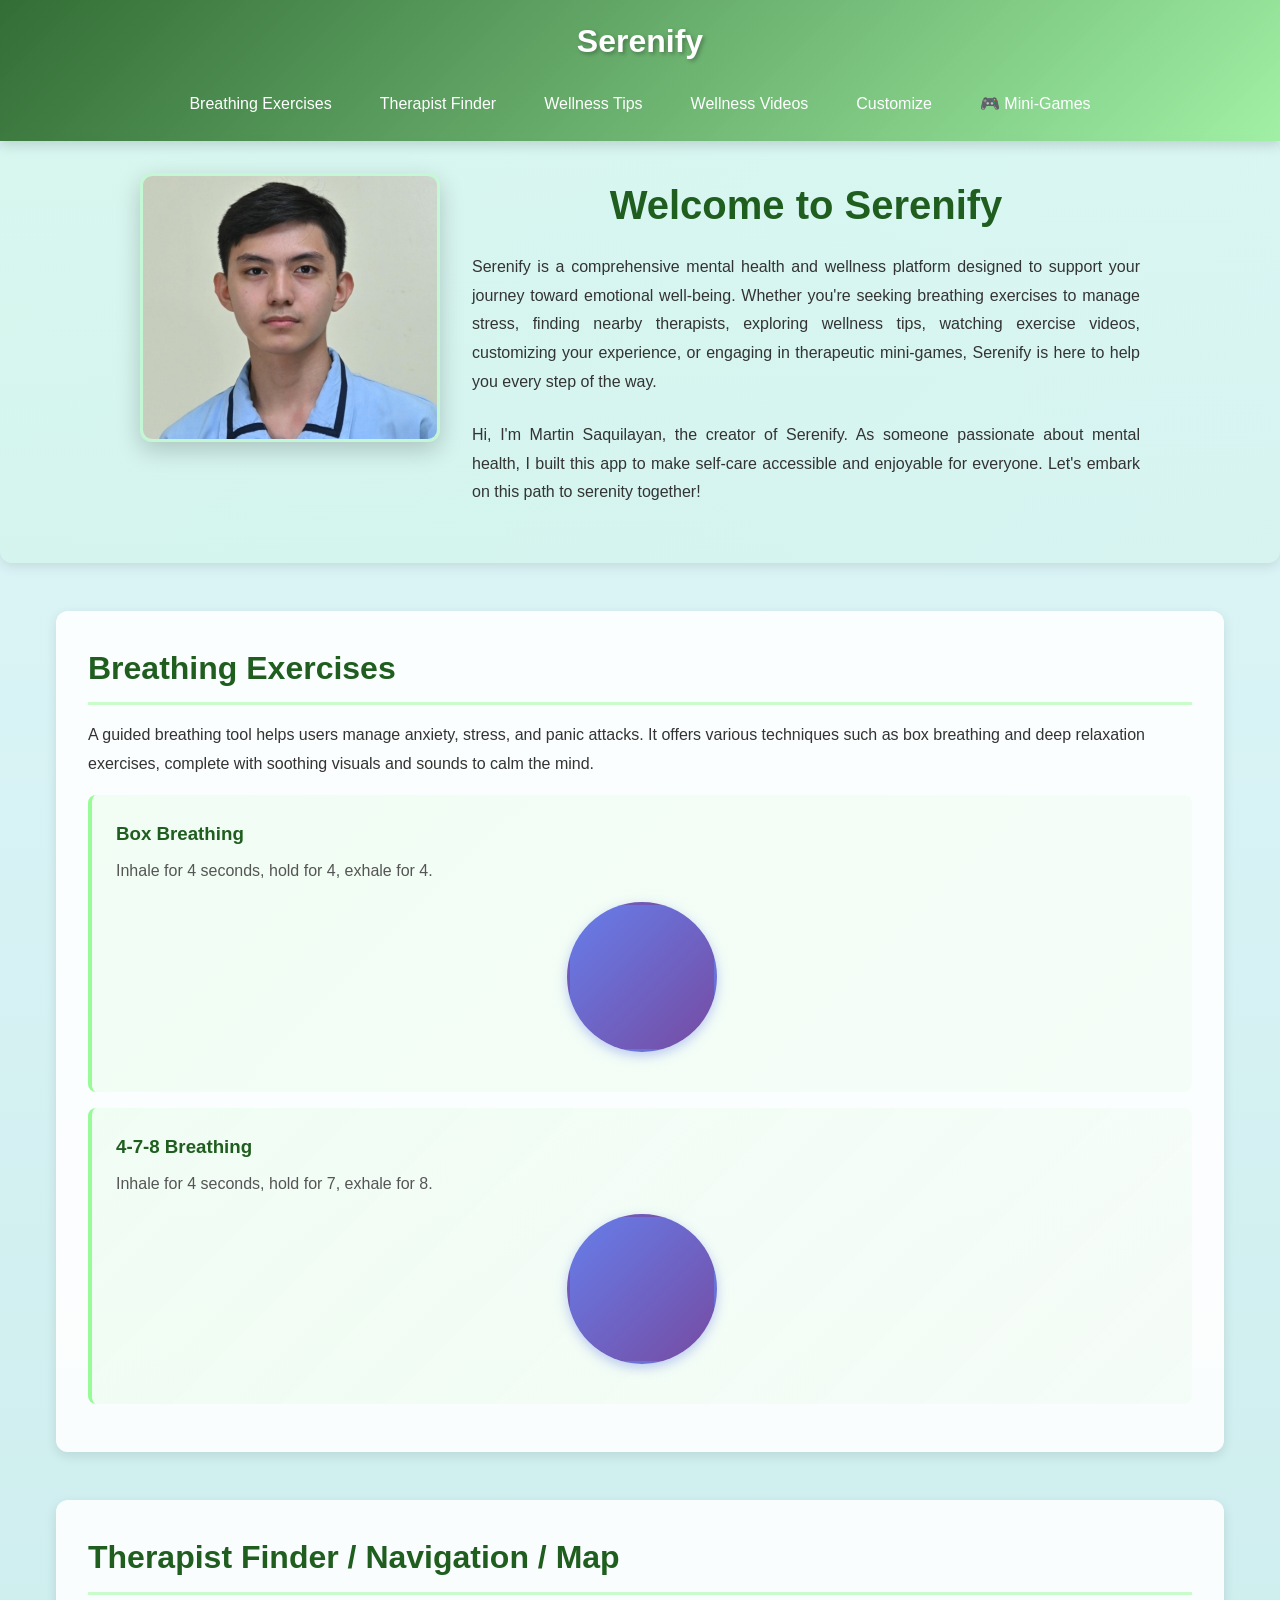
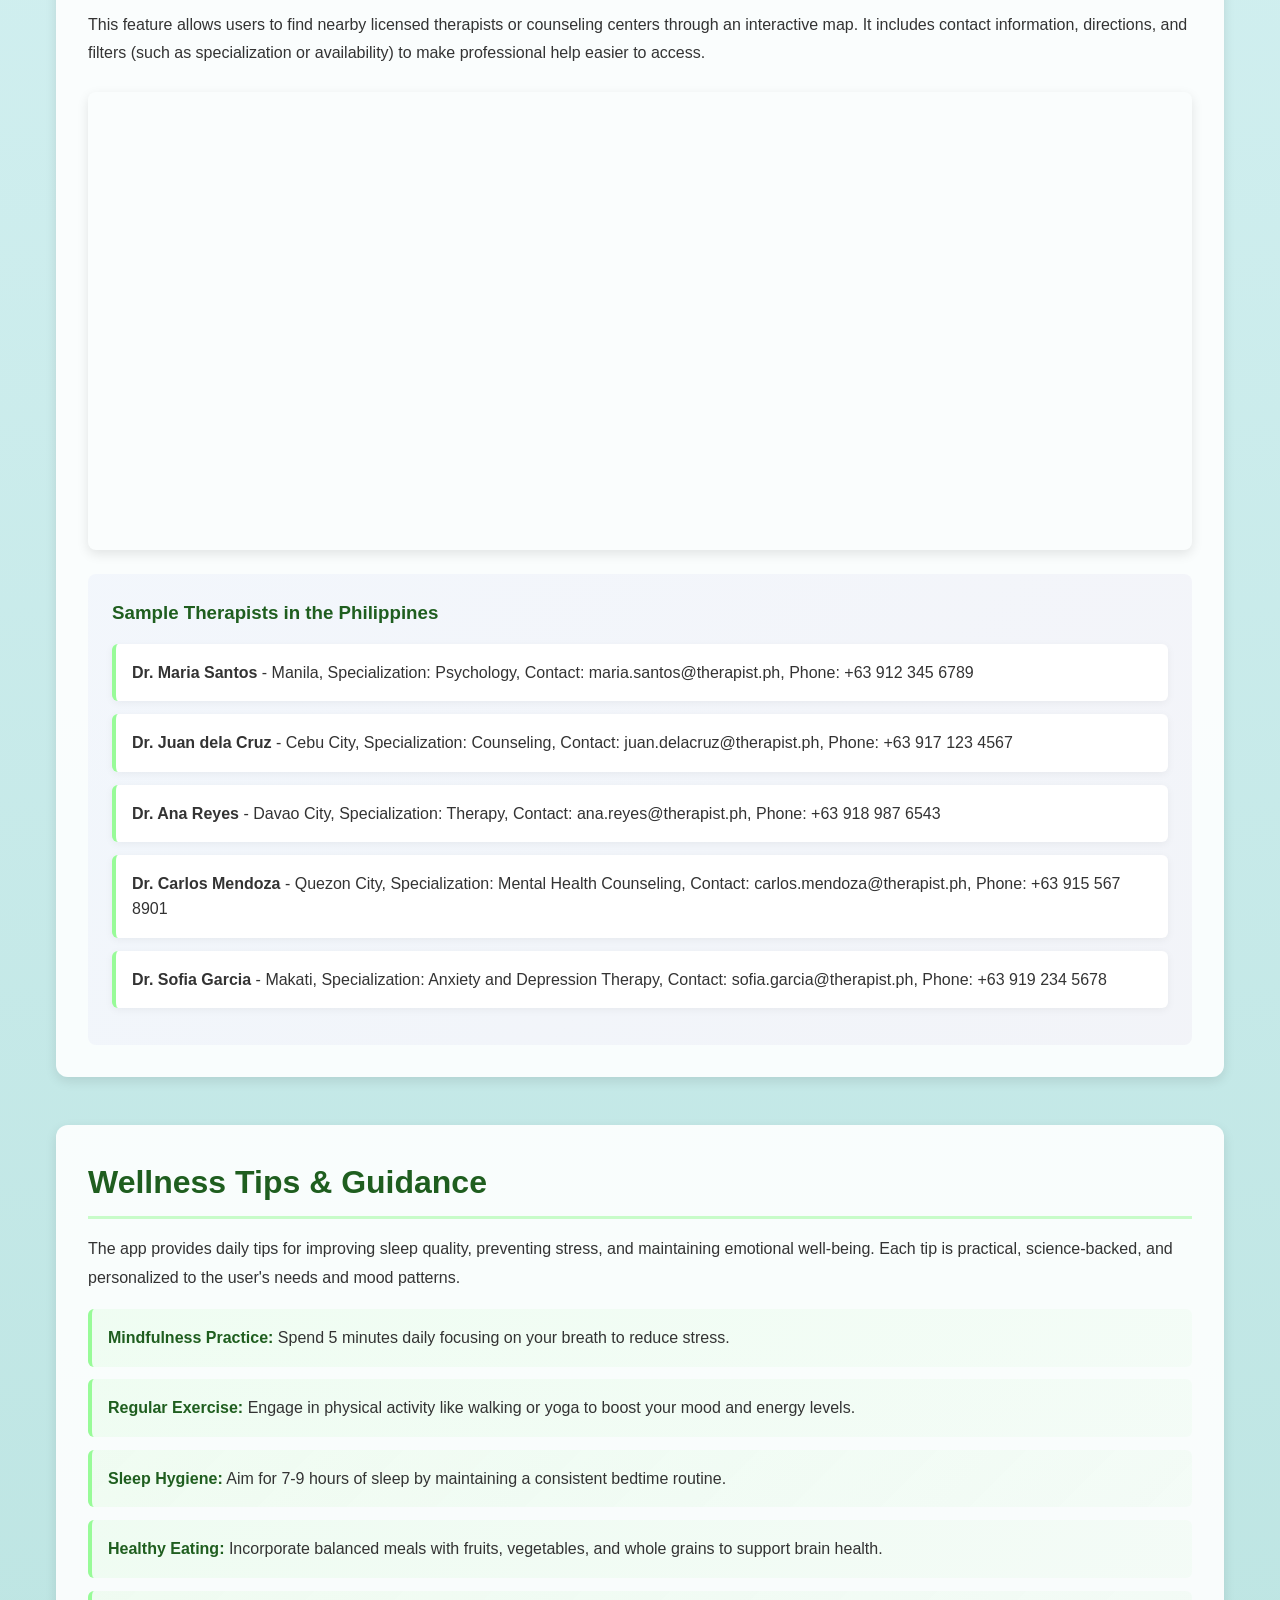
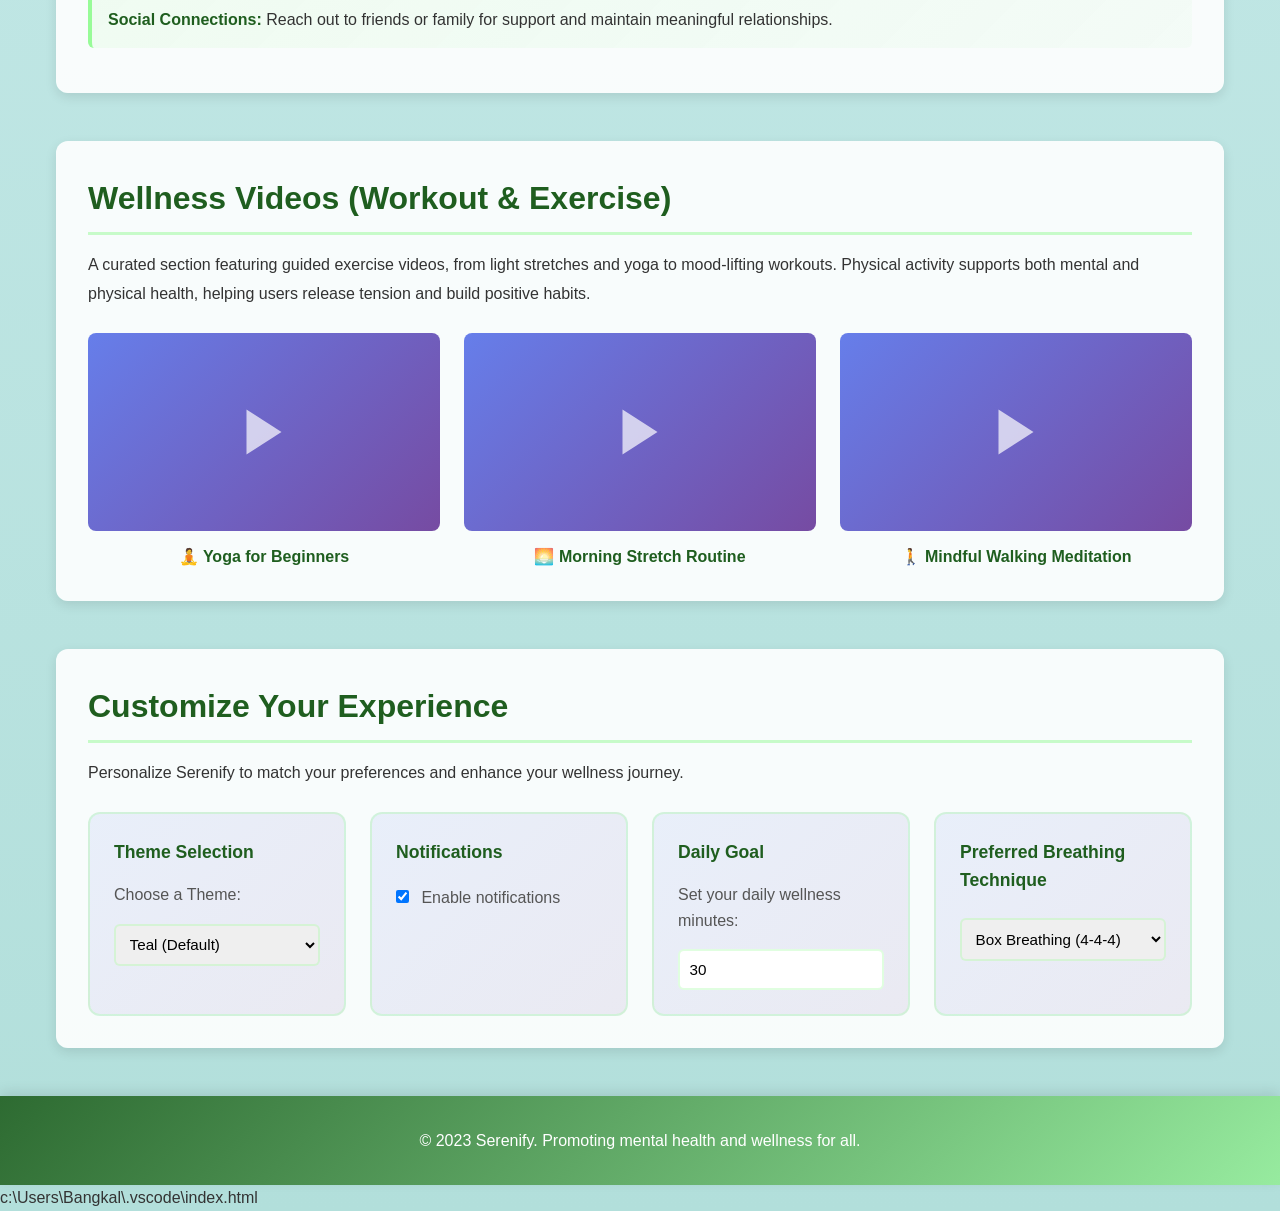
<file: index.html>
<!DOCTYPE html>
<html lang="en">
<head>
    <meta charset="UTF-8">
    <meta name="viewport" content="width=device-width, initial-scale=1.0">
    <title>Serenify - Mental Health & Wellness</title>
    <link rel="stylesheet" href="serenify.css">
</head>
<body>
    <header>
        <div class="logo">
            <h1>Serenify</h1>
        </div>
        <nav>
            <ul>
                <li><a href="#breathing">Breathing Exercises</a></li>
                <li><a href="#therapist">Therapist Finder</a></li>
                <li><a href="#tips">Wellness Tips</a></li>
                <li><a href="#videos">Wellness Videos</a></li>
                <li><a href="#customize">Customize</a></li>
                <li><a href="serenify-games.html">🎮 Mini-Games</a></li>
            </ul>
        </nav>
    </header>

    <section id="intro">
        <div class="intro-content">
            <div class="portrait">
                <img src="Martin.jpg" alt="Portrait of Martin" id="portrait-img">
            </div>
            <div class="intro-text">
                <h1>Welcome to Serenify</h1>
                <p>Serenify is a comprehensive mental health and wellness platform designed to support your journey toward emotional well-being. Whether you're seeking breathing exercises to manage stress, finding nearby therapists, exploring wellness tips, watching exercise videos, customizing your experience, or engaging in therapeutic mini-games, Serenify is here to help you every step of the way.</p>
                <p>Hi, I'm Martin Saquilayan, the creator of Serenify. As someone passionate about mental health, I built this app to make self-care accessible and enjoyable for everyone. Let's embark on this path to serenity together!</p>
            </div>
        </div>
    </section>

    <main>
        <section id="breathing">
            <h2>Breathing Exercises</h2>
            <p>A guided breathing tool helps users manage anxiety, stress, and panic attacks. It offers various techniques such as box breathing and deep relaxation exercises, complete with soothing visuals and sounds to calm the mind.</p>
            <div class="exercise">
                <h3>Box Breathing</h3>
                <p>Inhale for 4 seconds, hold for 4, exhale for 4.</p>
                <div class="breathing-circle" data-type="box"></div>
            </div>
            <div class="exercise">
                <h3>4-7-8 Breathing</h3>
                <p>Inhale for 4 seconds, hold for 7, exhale for 8.</p>
                <div class="breathing-circle" data-type="478"></div>
            </div>
        </section>
        <section id="therapist">
            <h2>Therapist Finder / Navigation / Map</h2>
            <p>This feature allows users to find nearby licensed therapists or counseling centers through an interactive map. It includes contact information, directions, and filters (such as specialization or availability) to make professional help easier to access.</p>
            <div class="map">
                <iframe src="https://www.google.com/maps/embed?pb=!1m18!1m12!1m3!1d1234567.89!2d120.9842!3d14.5995!2m3!1f0!2f0!3f0!3m2!1i1024!2i768!4f13.1!3m3!1m2!1s0x3397c8c8c8c8c8c8%3A0x1234567890abcdef!2sManila%2C%20Philippines!5e0!3m2!1sen!2sus!4v1234567890" width="600" height="450" style="border:0;" allowfullscreen="" loading="lazy"></iframe>
            </div>
            <div class="therapists">
                <h3>Sample Therapists in the Philippines</h3>
                <ul>
                    <li><strong>Dr. Maria Santos</strong> - Manila, Specialization: Psychology, Contact: maria.santos@therapist.ph, Phone: +63 912 345 6789</li>
                    <li><strong>Dr. Juan dela Cruz</strong> - Cebu City, Specialization: Counseling, Contact: juan.delacruz@therapist.ph, Phone: +63 917 123 4567</li>
                    <li><strong>Dr. Ana Reyes</strong> - Davao City, Specialization: Therapy, Contact: ana.reyes@therapist.ph, Phone: +63 918 987 6543</li>
                    <li><strong>Dr. Carlos Mendoza</strong> - Quezon City, Specialization: Mental Health Counseling, Contact: carlos.mendoza@therapist.ph, Phone: +63 915 567 8901</li>
                    <li><strong>Dr. Sofia Garcia</strong> - Makati, Specialization: Anxiety and Depression Therapy, Contact: sofia.garcia@therapist.ph, Phone: +63 919 234 5678</li>
                </ul>
            </div>
        </section>
        <section id="tips">
            <h2>Wellness Tips & Guidance</h2>
            <p>The app provides daily tips for improving sleep quality, preventing stress, and maintaining emotional well-being. Each tip is practical, science-backed, and personalized to the user's needs and mood patterns.</p>
            <ul class="tips-list">
                <li><strong>Mindfulness Practice:</strong> Spend 5 minutes daily focusing on your breath to reduce stress.</li>
                <li><strong>Regular Exercise:</strong> Engage in physical activity like walking or yoga to boost your mood and energy levels.</li>
                <li><strong>Sleep Hygiene:</strong> Aim for 7-9 hours of sleep by maintaining a consistent bedtime routine.</li>
                <li><strong>Healthy Eating:</strong> Incorporate balanced meals with fruits, vegetables, and whole grains to support brain health.</li>
                <li><strong>Social Connections:</strong> Reach out to friends or family for support and maintain meaningful relationships.</li>
            </ul>
        </section>
        <section id="videos">
            <h2>Wellness Videos (Workout & Exercise)</h2>
            <p>A curated section featuring guided exercise videos, from light stretches and yoga to mood-lifting workouts. Physical activity supports both mental and physical health, helping users release tension and build positive habits.</p>
            <div class="video-grid">
                <a href="https://www.youtube.com/watch?v=v7AYKMP6rOE" target="_blank" class="video-play-button">
                    <div class="video-thumbnail">
                        <svg class="play-icon" viewBox="0 0 24 24" fill="white">
                            <path d="M5 3l14 9-14 9V3z"></path>
                        </svg>
                    </div>
                    <h3>🧘 Yoga for Beginners</h3>
                </a>
                <a href="https://www.youtube.com/watch?v=4C-gxOE0j7s" target="_blank" class="video-play-button">
                    <div class="video-thumbnail">
                        <svg class="play-icon" viewBox="0 0 24 24" fill="white">
                            <path d="M5 3l14 9-14 9V3z"></path>
                        </svg>
                    </div>
                    <h3>🌅 Morning Stretch Routine</h3>
                </a>
                <a href="https://www.youtube.com/watch?v=8p4CzhdH5qE" target="_blank" class="video-play-button">
                    <div class="video-thumbnail">
                        <svg class="play-icon" viewBox="0 0 24 24" fill="white">
                            <path d="M5 3l14 9-14 9V3z"></path>
                        </svg>
                    </div>
                    <h3>🚶 Mindful Walking Meditation</h3>
                </a>
            </div>
        </section>
        <section id="customize">
            <h2>Customize Your Experience</h2>
            <p>Personalize Serenify to match your preferences and enhance your wellness journey.</p>
            <div class="customization-options">
                <div class="customization-card">
                    <h3>Theme Selection</h3>
                    <label for="theme">Choose a Theme:</label>
                    <select id="theme">
                        <option value="teal">Teal (Default)</option>
                        <option value="blue">Blue</option>
                        <option value="mixed">Mixed Nature</option>
                    </select>
                </div>
                <div class="customization-card">
                    <h3>Notifications</h3>
                    <label for="notifications">
                        <input type="checkbox" id="notifications" checked> Enable notifications
                    </label>
                </div>
                <div class="customization-card">
                    <h3>Daily Goal</h3>
                    <label for="daily-goal">Set your daily wellness minutes:</label>
                    <input type="number" id="daily-goal" min="5" max="120" value="30" placeholder="Minutes">
                </div>
                <div class="customization-card">
                    <h3>Preferred Breathing Technique</h3>
                    <select id="breathing-technique">
                        <option value="box">Box Breathing (4-4-4)</option>
                        <option value="478">4-7-8 Breathing</option>
                        <option value="4-7-8">4-7-8 Technique</option>
                    </select>
                </div>
            </div>
        </section>
    </main>
    <footer>
        <p>&copy; 2023 Serenify. Promoting mental health and wellness for all.</p>
    </footer>

    <script>
        // Page initialization
        let breathingSessions = {};

        document.addEventListener('DOMContentLoaded', function() {
            initBreathing();
            initNotifications();
            setupThemeSelector();
        });

        // ============ BREATHING EXERCISES ============
        const breathingPatterns = {
            box: {
                name: 'Box Breathing',
                phases: [
                    { name: 'Inhale', duration: 4000 },
                    { name: 'Hold', duration: 4000 },
                    { name: 'Exhale', duration: 4000 }
                ]
            },
            '478': {
                name: '4-7-8 Breathing',
                phases: [
                    { name: 'Inhale', duration: 4000 },
                    { name: 'Hold', duration: 7000 },
                    { name: 'Exhale', duration: 8000 }
                ]
            }
        };

        function initBreathing() {
            const circles = document.querySelectorAll('.breathing-circle');
            circles.forEach((circle, index) => {
                const sessionKey = `breathing-${index}`;
                breathingSessions[sessionKey] = {
                    startTime: null,
                    completed: false,
                    lastClick: 0
                };
                circle.addEventListener('click', () => startBreathingSession(circle, sessionKey));
            });
        }

        function startBreathingSession(circle, sessionKey) {
            const now = Date.now();
            const session = breathingSessions[sessionKey];

            if (now - session.lastClick < 1000) return;
            session.lastClick = now;

            if (!session.startTime) {
                session.startTime = now;
                session.completed = false;
                circle.style.border = '3px solid #ff9800';
                
                const type = circle.dataset.type;
                const pattern = breathingPatterns[type];
                showNotification(`${pattern.name} started`, 'info');
                
                runBreathingPhases(circle, sessionKey, pattern.phases, 0);
            }
        }

        function runBreathingPhases(circle, sessionKey, phases, phaseIndex) {
            const session = breathingSessions[sessionKey];
            if (!session.startTime || session.completed || phaseIndex >= phases.length) {
                if (phaseIndex >= phases.length) {
                    completeBreathingSession(sessionKey, circle);
                }
                return;
            }

            const phase = phases[phaseIndex];
            circle.textContent = phase.name;
            showNotification(`${phase.name}...`, 'info');

            setTimeout(() => {
                runBreathingPhases(circle, sessionKey, phases, phaseIndex + 1);
            }, phase.duration);
        }

        function completeBreathingSession(sessionKey, circle) {
            const session = breathingSessions[sessionKey];
            if (session.completed) return;

            session.completed = true;
            session.startTime = null;
            circle.style.border = 'none';
            circle.textContent = '';
            showNotification('Breathing exercise completed! Great job!', 'success');

            setTimeout(() => {
                session.completed = false;
            }, 60000);
        }

        // ============ NOTIFICATIONS ============
        function initNotifications() {
            const notifContainer = document.createElement('div');
            notifContainer.id = 'notification-container';
            notifContainer.style.cssText = 'position: fixed; top: 20px; right: 20px; z-index: 1000;';
            document.body.appendChild(notifContainer);
        }

        function showNotification(message, type) {
            const container = document.getElementById('notification-container');
            const notif = document.createElement('div');
            notif.innerHTML = `<span>${message}</span>`;
            notif.style.cssText = `
                background: ${type === 'success' ? '#4caf50' : '#9c27b0'};
                color: white;
                padding: 1rem;
                border-radius: 8px;
                margin-bottom: 0.5rem;
                box-shadow: 0 2px 8px rgba(0,0,0,0.2);
                animation: slideIn 0.5s ease-out;
            `;
            container.appendChild(notif);

            setTimeout(() => {
                notif.style.animation = 'slideOut 0.5s ease-out';
                setTimeout(() => notif.remove(), 500);
            }, 3000);
        }

        // ============ THEME CUSTOMIZATION ============
        function setupThemeSelector() {
            const themeSelect = document.getElementById('theme');
            const notificationsToggle = document.getElementById('notifications');
            const dailyGoalInput = document.getElementById('daily-goal');
            const breathingTechniqueSelect = document.getElementById('breathing-technique');

            // Load saved preferences
            loadSavedPreferences();

            if (themeSelect) {
                themeSelect.addEventListener('change', function(e) {
                    applyTheme(e.target.value);
                });
            }

            if (notificationsToggle) {
                notificationsToggle.addEventListener('change', function(e) {
                    localStorage.setItem('notificationsEnabled', e.target.checked);
                });
            }

            if (dailyGoalInput) {
                dailyGoalInput.addEventListener('change', function(e) {
                    localStorage.setItem('dailyGoal', e.target.value);
                    showNotification(`Daily goal set to ${e.target.value} minutes`, 'success');
                });
            }

            if (breathingTechniqueSelect) {
                breathingTechniqueSelect.addEventListener('change', function(e) {
                    localStorage.setItem('preferredTechnique', e.target.value);
                    showNotification(`Preferred breathing technique updated to ${e.target.value}`, 'success');
                });
            }
        }

        function loadSavedPreferences() {
            // Load theme
            const savedTheme = localStorage.getItem('currentTheme');
            if (savedTheme) {
                const themeSelect = document.getElementById('theme');
                if (themeSelect) {
                    themeSelect.value = savedTheme;
                }
                applyTheme(savedTheme);
            }

            // Load notifications preference
            const notificationsEnabled = localStorage.getItem('notificationsEnabled');
            if (notificationsEnabled !== null) {
                const notificationsToggle = document.getElementById('notifications');
                if (notificationsToggle) {
                    notificationsToggle.checked = notificationsEnabled === 'true';
                }
            }

            // Load daily goal
            const savedDailyGoal = localStorage.getItem('dailyGoal');
            if (savedDailyGoal) {
                const dailyGoalInput = document.getElementById('daily-goal');
                if (dailyGoalInput) {
                    dailyGoalInput.value = savedDailyGoal;
                }
            }

            // Load breathing technique
            const savedTechnique = localStorage.getItem('preferredTechnique');
            if (savedTechnique) {
                const breathingTechniqueSelect = document.getElementById('breathing-technique');
                if (breathingTechniqueSelect) {
                    breathingTechniqueSelect.value = savedTechnique;
                }
            }
        }

        function applyTheme(theme) {
            const body = document.body;
            if (theme === 'blue') {
                body.style.background = 'linear-gradient(to bottom, #e3f2fd, #bbdefb)';
            } else if (theme === 'mixed') {
                body.style.background = 'linear-gradient(45deg, #e8f5e8, #e3f2fd, #fff3e0)';
            } else {
                body.style.background = 'linear-gradient(to bottom, #e0f7fa, #b2dfdb)';
            }
            localStorage.setItem('currentTheme', theme);
        }

        // ============ CSS ANIMATIONS ============
        const style = document.createElement('style');
        style.textContent = `
            @keyframes slideIn {
                from { transform: translateX(100%); opacity: 0; }
                to { transform: translateX(0); opacity: 1; }
            }
            @keyframes slideOut {
                from { transform: translateX(0); opacity: 1; }
                to { transform: translateX(100%); opacity: 0; }
            }
        `;
        document.head.appendChild(style);
    </script>
</body>
</html></content>
<parameter name="filePath">c:\Users\Bangkal\.vscode\index.html
</file>
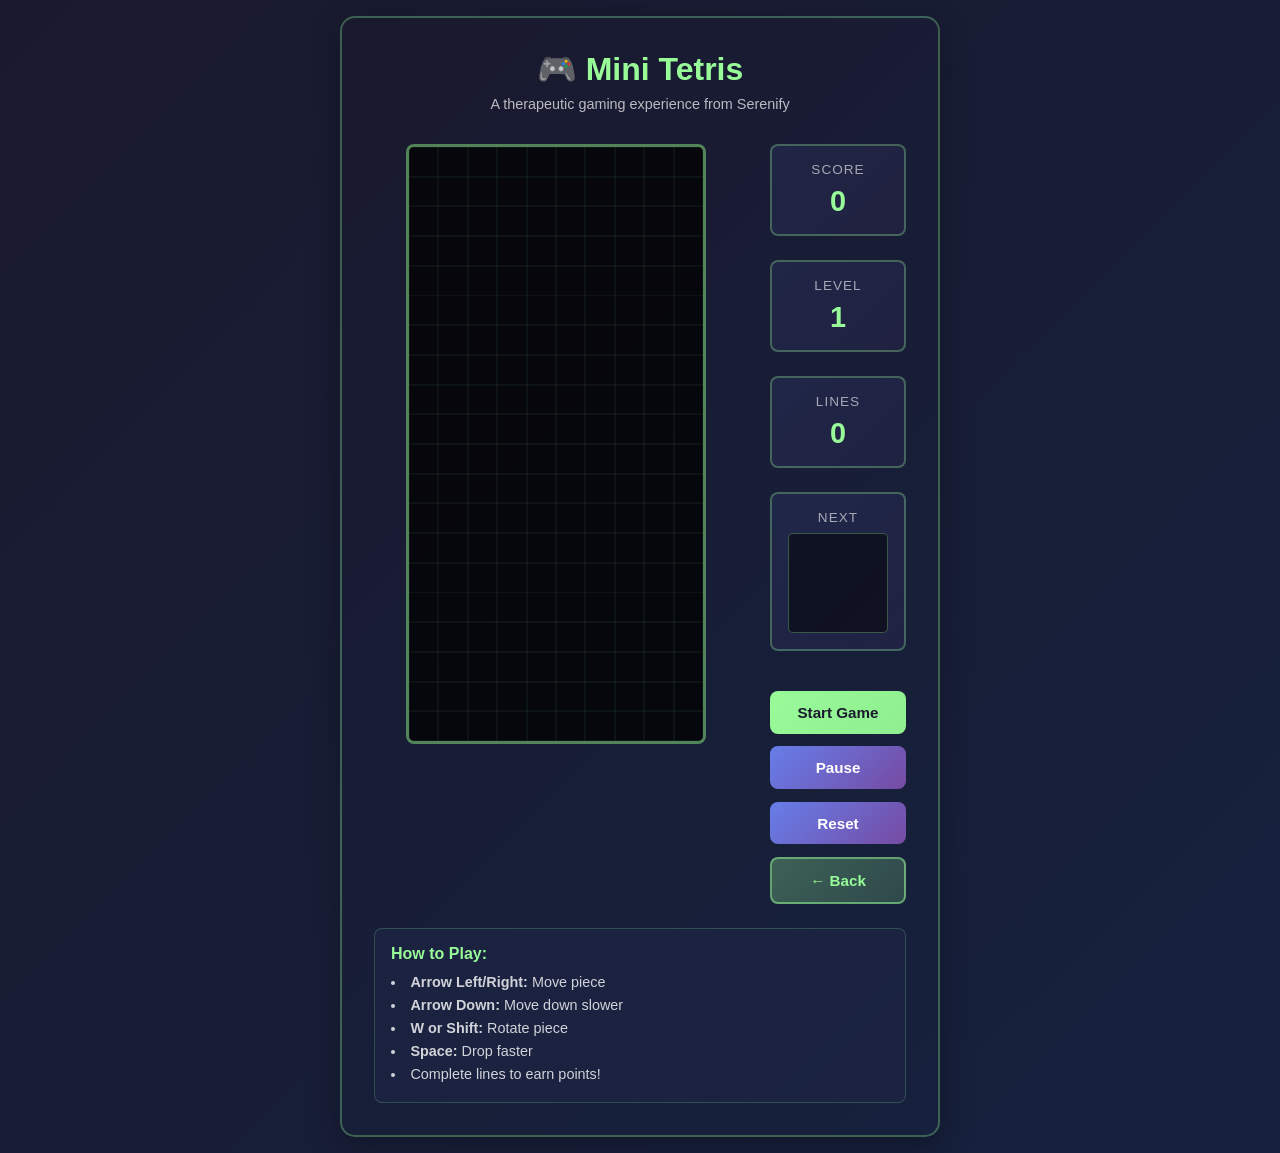
<file: mini-tetris.html>
<!DOCTYPE html>
<html lang="en">
<head>
    <meta charset="UTF-8">
    <meta name="viewport" content="width=device-width, initial-scale=1.0">
    <title>Serenify - Mini Tetris</title>
    <style>
        * {
            margin: 0;
            padding: 0;
            box-sizing: border-box;
        }

        body {
            background: linear-gradient(135deg, #1a1a2e 0%, #16213e 100%);
            font-family: 'Segoe UI', Tahoma, Geneva, Verdana, sans-serif;
            min-height: 100vh;
            display: flex;
            align-items: center;
            justify-content: center;
            padding: 1rem;
            color: white;
        }

        .container {
            max-width: 600px;
            width: 100%;
            background: linear-gradient(135deg, rgba(26,26,46,0.9) 0%, rgba(22,33,62,0.9) 100%);
            border: 2px solid rgba(152,251,152,0.3);
            border-radius: 15px;
            padding: 2rem;
            box-shadow: 0 8px 32px rgba(0,0,0,0.3);
        }

        .header {
            text-align: center;
            margin-bottom: 2rem;
        }

        .header h1 {
            color: #98fb98;
            font-size: 2rem;
            margin-bottom: 0.5rem;
        }

        .header p {
            color: rgba(255,255,255,0.7);
            font-size: 0.9rem;
        }

        .game-wrapper {
            display: grid;
            grid-template-columns: 1fr auto;
            gap: 2rem;
            align-items: start;
        }

        .game-area {
            display: flex;
            flex-direction: column;
            align-items: center;
        }

        canvas {
            border: 3px solid rgba(152,251,152,0.5);
            background: rgba(0,0,0,0.5);
            border-radius: 8px;
            display: block;
            width: 100%;
            max-width: 300px;
            height: auto;
            aspect-ratio: 10 / 20;
            image-rendering: pixelated;
        }

        .side-panel {
            display: flex;
            flex-direction: column;
            gap: 1.5rem;
        }

        .info-box {
            background: linear-gradient(135deg, rgba(102,126,234,0.1) 0%, rgba(118,75,162,0.1) 100%);
            border: 2px solid rgba(152,251,152,0.3);
            border-radius: 8px;
            padding: 1rem;
            text-align: center;
        }

        .info-label {
            color: rgba(255,255,255,0.6);
            font-size: 0.85rem;
            margin-bottom: 0.5rem;
            text-transform: uppercase;
            letter-spacing: 1px;
        }

        .info-value {
            color: #98fb98;
            font-size: 1.8rem;
            font-weight: bold;
        }

        .next-piece {
            background: linear-gradient(135deg, rgba(102,126,234,0.1) 0%, rgba(118,75,162,0.1) 100%);
            border: 2px solid rgba(152,251,152,0.3);
            border-radius: 8px;
            padding: 1rem;
            text-align: center;
        }

        .next-piece-label {
            color: rgba(255,255,255,0.6);
            font-size: 0.85rem;
            margin-bottom: 0.5rem;
            text-transform: uppercase;
            letter-spacing: 1px;
        }

        .next-piece-canvas {
            border: 1px solid rgba(152,251,152,0.3);
            background: rgba(0,0,0,0.5);
            border-radius: 5px;
            display: block;
            margin: 0 auto;
            width: 100px;
            height: 100px;
            image-rendering: pixelated;
        }

        .controls {
            display: flex;
            flex-direction: column;
            gap: 0.8rem;
            margin-top: 1rem;
        }

        button {
            padding: 0.8rem;
            border: none;
            border-radius: 8px;
            font-weight: bold;
            cursor: pointer;
            transition: all 0.3s ease;
            font-size: 0.95rem;
        }

        .start-btn {
            background: linear-gradient(135deg, #98fb98 0%, #90ee90 100%);
            color: #1a1a2e;
        }

        .start-btn:hover:not(:disabled) {
            transform: scale(1.05);
            box-shadow: 0 4px 12px rgba(152,251,152,0.4);
        }

        .start-btn:disabled {
            opacity: 0.6;
            cursor: not-allowed;
        }

        .pause-btn {
            background: linear-gradient(135deg, #667eea 0%, #764ba2 100%);
            color: white;
        }

        .pause-btn:hover:not(:disabled) {
            transform: scale(1.05);
            box-shadow: 0 4px 12px rgba(102,126,234,0.4);
        }

        .back-btn {
            background: linear-gradient(135deg, rgba(152,251,152,0.3) 0%, rgba(144,238,144,0.2) 100%);
            color: #98fb98;
            border: 2px solid rgba(152,251,152,0.5);
        }

        .back-btn:hover {
            transform: scale(1.05);
            background: linear-gradient(135deg, rgba(152,251,152,0.4) 0%, rgba(144,238,144,0.3) 100%);
        }

        .instructions {
            background: linear-gradient(135deg, rgba(102,126,234,0.05) 0%, rgba(118,75,162,0.05) 100%);
            border: 1px solid rgba(152,251,152,0.2);
            border-radius: 8px;
            padding: 1rem;
            margin-top: 1.5rem;
            font-size: 0.9rem;
            color: rgba(255,255,255,0.8);
        }

        .instructions h3 {
            color: #98fb98;
            margin-bottom: 0.5rem;
            font-size: 1rem;
        }

        .instructions ul {
            list-style-position: inside;
            line-height: 1.6;
        }

        .game-over-modal {
            display: none;
            position: fixed;
            top: 0;
            left: 0;
            width: 100%;
            height: 100%;
            background: rgba(0,0,0,0.7);
            z-index: 1000;
            align-items: center;
            justify-content: center;
        }

        .game-over-modal.show {
            display: flex;
        }

        .modal-content {
            background: linear-gradient(135deg, #1a1a2e 0%, #16213e 100%);
            border: 2px solid rgba(152,251,152,0.5);
            border-radius: 15px;
            padding: 2rem;
            text-align: center;
            box-shadow: 0 8px 32px rgba(0,0,0,0.5);
            max-width: 400px;
        }

        .modal-content h2 {
            color: #98fb98;
            margin-bottom: 1rem;
            font-size: 2rem;
        }

        .modal-content p {
            color: rgba(255,255,255,0.8);
            margin-bottom: 1.5rem;
            font-size: 1.2rem;
        }

        .modal-buttons {
            display: flex;
            gap: 1rem;
            justify-content: center;
        }

        .modal-buttons button {
            flex: 1;
            padding: 0.8rem;
        }

        @media (max-width: 600px) {
            .container {
                padding: 1rem;
            }

            .game-wrapper {
                grid-template-columns: 1fr;
                gap: 1rem;
            }

            .header h1 {
                font-size: 1.5rem;
            }

            .side-panel {
                display: grid;
                grid-template-columns: repeat(3, 1fr);
                gap: 1rem;
            }

            .next-piece {
                display: none;
            }

            canvas {
                max-width: 100%;
            }
        }
    </style>
</head>
<body>
    <div class="container">
        <div class="header">
            <h1>🎮 Mini Tetris</h1>
            <p>A therapeutic gaming experience from Serenify</p>
        </div>

        <div class="game-wrapper">
            <div class="game-area">
                <canvas id="gameCanvas" width="300" height="600"></canvas>
            </div>

            <div class="side-panel">
                <div class="info-box">
                    <div class="info-label">Score</div>
                    <div class="info-value" id="score">0</div>
                </div>

                <div class="info-box">
                    <div class="info-label">Level</div>
                    <div class="info-value" id="level">1</div>
                </div>

                <div class="info-box">
                    <div class="info-label">Lines</div>
                    <div class="info-value" id="lines">0</div>
                </div>

                <div class="next-piece">
                    <div class="next-piece-label">Next</div>
                    <canvas id="nextPieceCanvas" width="100" height="100" class="next-piece-canvas"></canvas>
                </div>

                <div class="controls">
                    <button class="start-btn" id="startBtn" onclick="startGame()">Start Game</button>
                    <button class="pause-btn" id="pauseBtn" onclick="togglePause()" disabled>Pause</button>
                    <button class="pause-btn" id="resetBtn" onclick="resetGame()" disabled>Reset</button>
                    <button class="back-btn" onclick="goBack()">← Back</button>
                </div>
            </div>
        </div>

        <div class="instructions">
            <h3>How to Play:</h3>
            <ul>
                <li><strong>Arrow Left/Right:</strong> Move piece</li>
                <li><strong>Arrow Down:</strong> Move down slower</li>
                <li><strong>W or Shift:</strong> Rotate piece</li>
                <li><strong>Space:</strong> Drop faster</li>
                <li>Complete lines to earn points!</li>
            </ul>
        </div>
    </div>

    <div id="gameOverModal" class="game-over-modal">
        <div class="modal-content">
            <h2>Game Over!</h2>
            <p>Final Score: <span id="finalScore">0</span></p>
            <div class="modal-buttons">
                <button class="start-btn" onclick="startGame()">Play Again</button>
                <button class="back-btn" onclick="goBack()">Back to Games</button>
            </div>
        </div>
    </div>

    <script>
        // ========== GAME CONSTANTS ==========
        const ROWS = 20;
        const COLS = 10;
        const BLOCK_SIZE = 30;
        const COLORS = ['#98fb98', '#ff6b6b', '#667eea', '#ffd700', '#ff7f50', '#00bfff', '#ff69b4'];

        // ========== TETRIS PIECES ==========
        const PIECES = [
            [[1,1,1,1]], // I
            [[1,1],[1,1]], // O
            [[0,1,0],[1,1,1]], // T
            [[1,0,0],[1,1,1]], // L
            [[0,0,1],[1,1,1]], // J
            [[0,1,1],[1,1,0]], // S
            [[1,1,0],[0,1,1]] // Z
        ];

        // ========== GAME STATE ==========
        let canvas, ctx, nextCanvas, nextCtx;
        let board = [];
        let score = 0;
        let lines = 0;
        let level = 1;
        let gameActive = false;
        let gamePaused = false;
        let currentPiece = null;
        let nextPiece = null;
        let dropSpeed = 800;
        let dropTimer = null;

        // ========== INITIALIZE ==========
        window.addEventListener('DOMContentLoaded', () => {
            canvas = document.getElementById('gameCanvas');
            ctx = canvas.getContext('2d');
            nextCanvas = document.getElementById('nextPieceCanvas');
            nextCtx = nextCanvas.getContext('2d');
            
            initBoard();
            drawBoard();
            setupKeyboard();
        });

        function initBoard() {
            board = Array(ROWS).fill(null).map(() => Array(COLS).fill(0));
        }

        // ========== DRAWING ==========
        function drawBoard() {
            ctx.fillStyle = 'rgba(0,0,0,0.5)';
            ctx.fillRect(0, 0, canvas.width, canvas.height);

            // Draw grid
            ctx.strokeStyle = 'rgba(152,251,152,0.1)';
            ctx.lineWidth = 1;
            for (let i = 0; i <= ROWS; i++) {
                ctx.beginPath();
                ctx.moveTo(0, i * BLOCK_SIZE);
                ctx.lineTo(canvas.width, i * BLOCK_SIZE);
                ctx.stroke();
            }
            for (let i = 0; i <= COLS; i++) {
                ctx.beginPath();
                ctx.moveTo(i * BLOCK_SIZE, 0);
                ctx.lineTo(i * BLOCK_SIZE, canvas.height);
                ctx.stroke();
            }

            // Draw placed blocks
            for (let r = 0; r < ROWS; r++) {
                for (let c = 0; c < COLS; c++) {
                    if (board[r][c] !== 0) {
                        drawBlock(c, r, COLORS[board[r][c] - 1], ctx);
                    }
                }
            }

            // Draw current piece
            if (currentPiece) {
                drawPiece(currentPiece, ctx);
            }
        }

        function drawBlock(x, y, color, context) {
            context.fillStyle = color;
            context.fillRect(x * BLOCK_SIZE + 1, y * BLOCK_SIZE + 1, BLOCK_SIZE - 2, BLOCK_SIZE - 2);
            context.strokeStyle = 'rgba(255,255,255,0.3)';
            context.lineWidth = 1;
            context.strokeRect(x * BLOCK_SIZE + 1, y * BLOCK_SIZE + 1, BLOCK_SIZE - 2, BLOCK_SIZE - 2);
        }

        function drawPiece(piece, context) {
            const { shape, x, y, colorIndex } = piece;
            shape.forEach((row, r) => {
                row.forEach((val, c) => {
                    if (val) {
                        drawBlock(x + c, y + r, COLORS[colorIndex], context);
                    }
                });
            });
        }

        function drawNextPiece() {
            nextCtx.fillStyle = 'rgba(0,0,0,0.5)';
            nextCtx.fillRect(0, 0, nextCanvas.width, nextCanvas.height);
            
            if (nextPiece) {
                const { shape, colorIndex } = nextPiece;
                const offsetX = (4 - shape[0].length) / 2;
                const offsetY = (4 - shape.length) / 2;
                
                shape.forEach((row, r) => {
                    row.forEach((val, c) => {
                        if (val) {
                            const x = (offsetX + c) * 25;
                            const y = (offsetY + r) * 25;
                            nextCtx.fillStyle = COLORS[colorIndex];
                            nextCtx.fillRect(x + 1, y + 1, 23, 23);
                            nextCtx.strokeStyle = 'rgba(255,255,255,0.3)';
                            nextCtx.lineWidth = 1;
                            nextCtx.strokeRect(x + 1, y + 1, 23, 23);
                        }
                    });
                });
            }
        }

        // ========== GAME LOGIC ==========
        function createPiece() {
            const shapeIndex = Math.floor(Math.random() * PIECES.length);
            const colorIndex = shapeIndex;
            return {
                shape: PIECES[shapeIndex].map(row => [...row]),
                x: Math.floor(COLS / 2) - 1,
                y: 0,
                colorIndex: colorIndex
            };
        }

        function startGame() {
            initBoard();
            score = 0;
            lines = 0;
            level = 1;
            gameActive = true;
            gamePaused = false;
            dropSpeed = 800;

            currentPiece = createPiece();
            nextPiece = createPiece();

            document.getElementById('startBtn').disabled = true;
            document.getElementById('pauseBtn').disabled = false;
            document.getElementById('resetBtn').disabled = false;
            document.getElementById('score').textContent = '0';
            document.getElementById('level').textContent = '1';
            document.getElementById('lines').textContent = '0';

            clearInterval(dropTimer);
            dropTimer = setInterval(dropPiece, dropSpeed);
            drawBoard();
            drawNextPiece();
        }

        function dropPiece() {
            if (!gameActive || gamePaused) return;

            if (isValidMove(currentPiece, 0, 1)) {
                currentPiece.y++;
            } else {
                placePiece();
                clearLines();
                currentPiece = nextPiece;
                nextPiece = createPiece();

                if (!isValidMove(currentPiece, 0, 0)) {
                    endGame();
                    return;
                }
                drawNextPiece();
            }
            drawBoard();
        }

        function isValidMove(piece, dx, dy) {
            const { shape, x, y } = piece;
            for (let r = 0; r < shape.length; r++) {
                for (let c = 0; c < shape[r].length; c++) {
                    if (shape[r][c]) {
                        const newX = x + c + dx;
                        const newY = y + r + dy;
                        if (newX < 0 || newX >= COLS || newY >= ROWS) return false;
                        if (newY >= 0 && board[newY][newX] !== 0) return false;
                    }
                }
            }
            return true;
        }

        function placePiece() {
            const { shape, x, y, colorIndex } = currentPiece;
            for (let r = 0; r < shape.length; r++) {
                for (let c = 0; c < shape[r].length; c++) {
                    if (shape[r][c]) {
                        const row = y + r;
                        const col = x + c;
                        if (row >= 0) {
                            board[row][col] = colorIndex + 1;
                        }
                    }
                }
            }
        }

        function clearLines() {
            let linesCleared = 0;
            for (let r = ROWS - 1; r >= 0; r--) {
                if (board[r].every(cell => cell !== 0)) {
                    board.splice(r, 1);
                    board.unshift(Array(COLS).fill(0));
                    linesCleared++;
                }
            }

            if (linesCleared > 0) {
                score += linesCleared * 100 * level;
                lines += linesCleared;
                level = Math.floor(lines / 10) + 1;
                dropSpeed = Math.max(200, 800 - (level - 1) * 50);
                clearInterval(dropTimer);
                dropTimer = setInterval(dropPiece, dropSpeed);

                document.getElementById('score').textContent = score;
                document.getElementById('lines').textContent = lines;
                document.getElementById('level').textContent = level;
            }
        }

        function rotatePiece() {
            if (!currentPiece) return;
            const { shape } = currentPiece;
            const rotated = shape[0].map((_, i) => shape.map(row => row[i]).reverse());
            
            const originalShape = currentPiece.shape;
            currentPiece.shape = rotated;

            if (!isValidMove(currentPiece, 0, 0)) {
                currentPiece.shape = originalShape;
            }
            drawBoard();
        }

        // ========== KEYBOARD CONTROLS ==========
        function setupKeyboard() {
            document.addEventListener('keydown', (e) => {
                if (!gameActive || gamePaused) return;

                switch(e.key.toLowerCase()) {
                    case 'arrowleft':
                        if (isValidMove(currentPiece, -1, 0)) currentPiece.x--;
                        break;
                    case 'arrowright':
                        if (isValidMove(currentPiece, 1, 0)) currentPiece.x++;
                        break;
                    case 'arrowdown':
                        if (isValidMove(currentPiece, 0, 1)) currentPiece.y++;
                        break;
                    case 'shift':
                    case 'w':
                        rotatePiece();
                        return;
                    case ' ':
                        e.preventDefault();
                        if (isValidMove(currentPiece, 0, 1)) currentPiece.y++;
                        break;
                    default:
                        return;
                }
                drawBoard();
            });
        }

        function togglePause() {
            if (!gameActive) return;
            gamePaused = !gamePaused;
            document.getElementById('pauseBtn').textContent = gamePaused ? 'Resume' : 'Pause';
        }

        function resetGame() {
            clearInterval(dropTimer);
            gameActive = false;
            gamePaused = false;
            document.getElementById('gameOverModal').classList.remove('show');
            
            initBoard();
            score = 0;
            lines = 0;
            level = 1;
            matchedPairs = 0;
            
            document.getElementById('score').textContent = '0';
            document.getElementById('level').textContent = '1';
            document.getElementById('lines').textContent = '0';
            document.getElementById('startBtn').disabled = false;
            document.getElementById('pauseBtn').disabled = true;
            document.getElementById('resetBtn').disabled = true;
            document.getElementById('pauseBtn').textContent = 'Pause';
            
            drawBoard();
            drawNextPiece();
        }

        function endGame() {
            gameActive = false;
            clearInterval(dropTimer);
            document.getElementById('finalScore').textContent = score;
            document.getElementById('gameOverModal').classList.add('show');
            document.getElementById('startBtn').disabled = false;
            document.getElementById('pauseBtn').disabled = true;
            document.getElementById('resetBtn').disabled = false;
        }

        function goBack() {
            window.location.href = 'serenify-games.html';
        }
    </script>
</body>
</html>
</file>
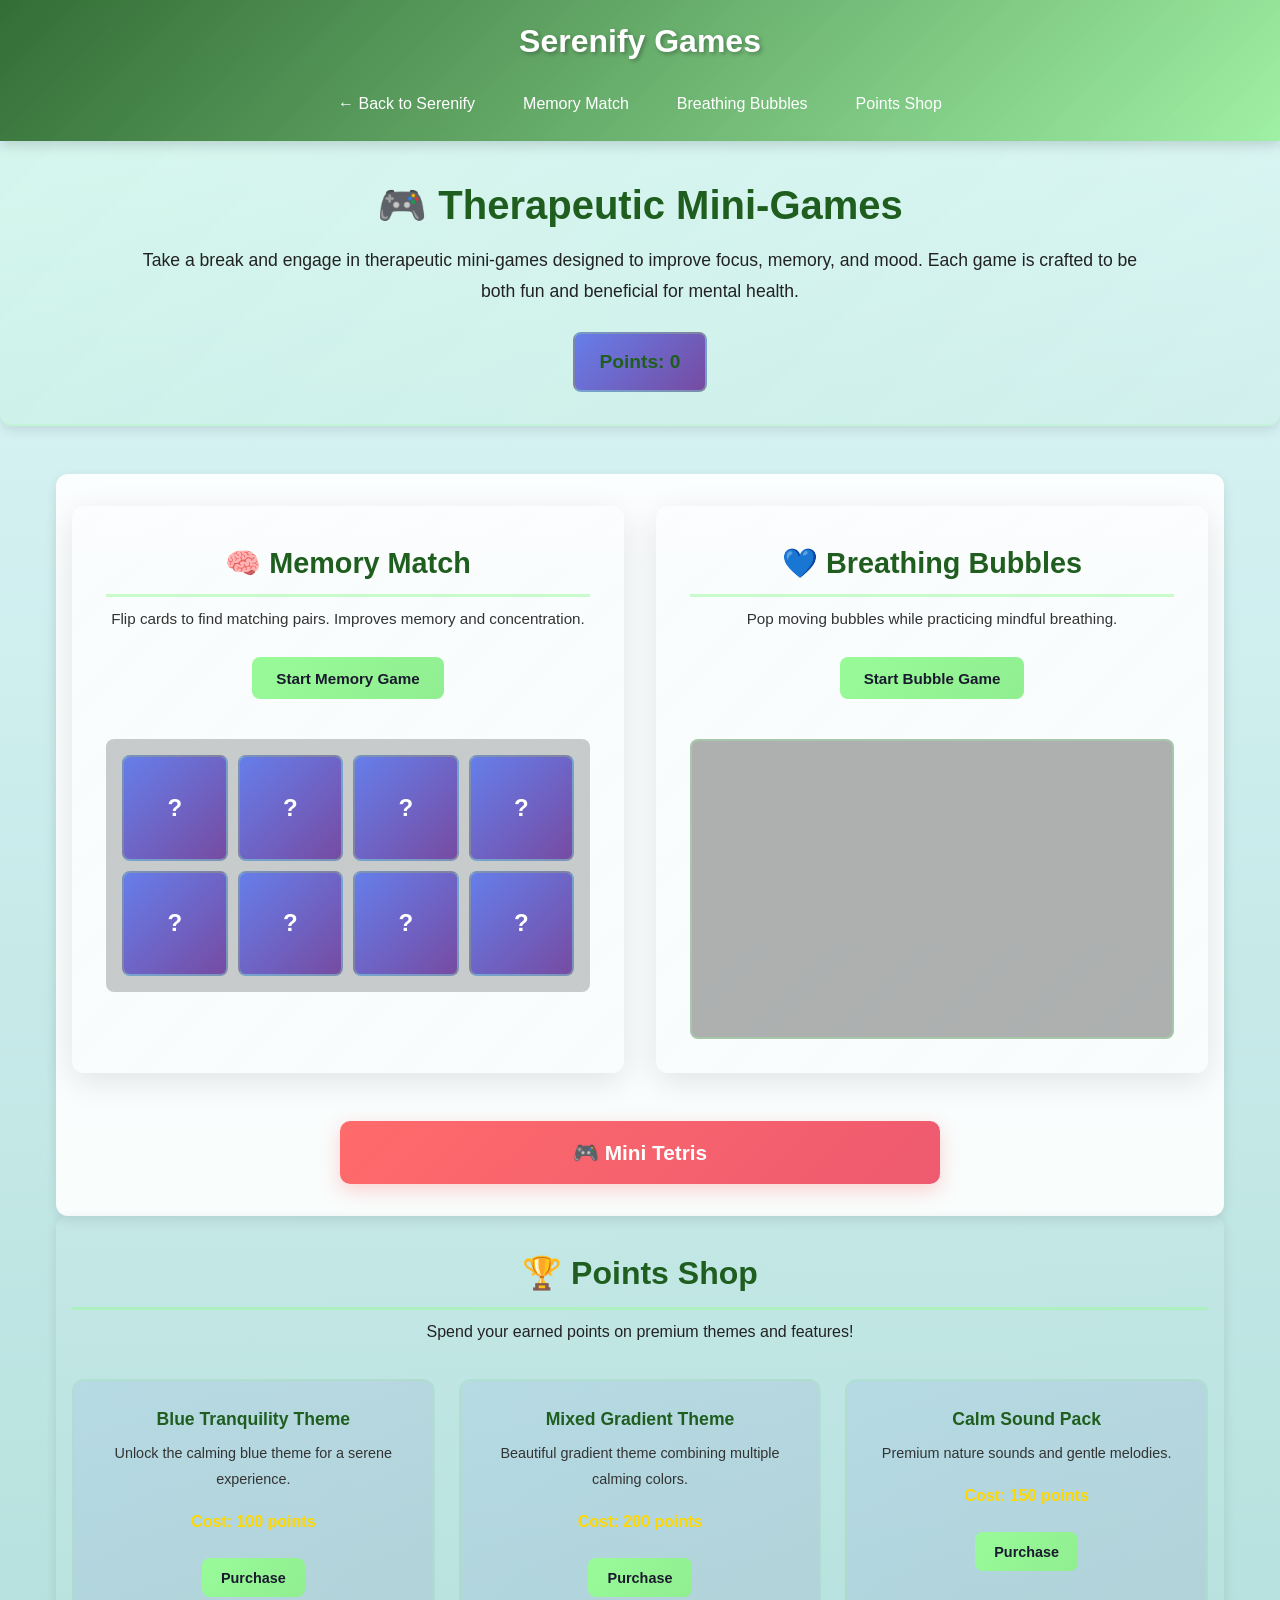
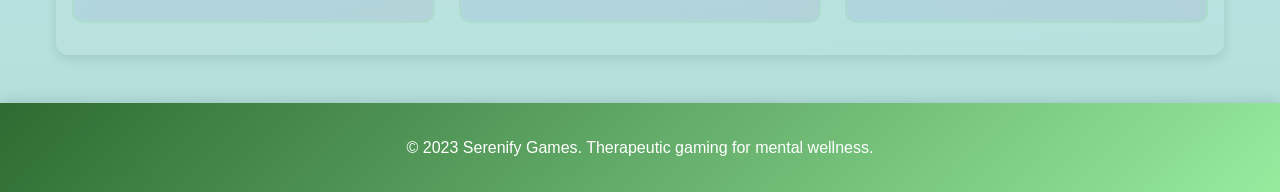
<file: serenify-games.html>
<!DOCTYPE html>
<html lang="en">
<head>
    <meta charset="UTF-8">
    <meta name="viewport" content="width=device-width, initial-scale=1.0">
    <title>Serenify Games - Therapeutic Mini-Games</title>
    <link rel="stylesheet" href="serenify.css">
    <style>
        /* ========== GAMES PAGE SPECIFIC STYLES ========== */
        
        .games-section {
            padding: 2rem 1rem;
            max-width: 1200px;
            margin: 0 auto;
        }

        .games-showcase {
            display: grid;
            grid-template-columns: repeat(auto-fit, minmax(400px, 1fr));
            gap: 2rem;
            margin-bottom: 3rem;
        }

        .game {
            background: linear-gradient(135deg, rgba(255,255,255,0.1) 0%, rgba(255,255,255,0.05) 100%);
            border: 2px solid rgba(255,255,255,0.2);
            border-radius: 12px;
            padding: 2rem;
            text-align: center;
            box-shadow: 0 8px 32px rgba(0,0,0,0.1);
            transition: all 0.3s ease;
        }

        .game:hover {
            transform: translateY(-5px);
            box-shadow: 0 12px 40px rgba(0,0,0,0.15);
            border-color: rgba(152,251,152,0.5);
        }

        .game h2 {
            margin: 0 0 0.5rem 0;
            font-size: 1.8rem;
            color: #1f5e1f;
        }

        .game p {
            color: #333;
            margin: 0 0 1.5rem 0;
            font-size: 0.95rem;
        }

        .game-btn {
            background: linear-gradient(135deg, #98fb98 0%, #90ee90 100%);
            color: #1a1a2e;
            border: none;
            padding: 0.8rem 1.5rem;
            border-radius: 8px;
            font-weight: bold;
            cursor: pointer;
            transition: all 0.3s ease;
            margin-bottom: 1.5rem;
            font-size: 0.95rem;
        }

        .game-btn:hover {
            transform: scale(1.05);
            box-shadow: 0 4px 12px rgba(152,251,152,0.4);
        }

        .game-btn:active {
            transform: scale(0.98);
        }

        /* ========== MEMORY GAME STYLES ========== */
        .memory-grid {
            display: grid;
            grid-template-columns: repeat(4, 1fr);
            gap: 10px;
            margin-top: 1rem;
            background: rgba(0,0,0,0.2);
            padding: 1rem;
            border-radius: 8px;
        }

        .card {
            aspect-ratio: 1;
            background: linear-gradient(135deg, #667eea 0%, #764ba2 100%);
            border: 2px solid rgba(152,251,152,0.3);
            border-radius: 8px;
            display: flex;
            align-items: center;
            justify-content: center;
            font-size: 1.5rem;
            font-weight: bold;
            color: white;
            cursor: pointer;
            transition: all 0.3s ease;
            user-select: none;
        }

        .card:hover:not(.flipped):not(.matched) {
            transform: scale(1.05);
            border-color: rgba(152,251,152,0.7);
        }

        .card.flipped {
            background: linear-gradient(135deg, #98fb98 0%, #90ee90 100%);
            color: #1a1a2e;
            border-color: rgba(152,251,152,0.8);
        }

        .card.matched {
            background: linear-gradient(135deg, #90ee90 0%, #7cfc00 100%);
            color: #1a1a2e;
            border-color: rgba(152,251,152,1);
            box-shadow: 0 0 15px rgba(152,251,152,0.6);
        }

        /* ========== BUBBLE GAME STYLES ========== */
        .bubble-game {
            position: relative;
            width: 100%;
            height: 300px;
            background: rgba(0,0,0,0.3);
            border: 2px solid rgba(152,251,152,0.3);
            border-radius: 8px;
            margin-top: 1rem;
            overflow: hidden;
            cursor: crosshair;
        }

        /* ========== TETRIS BUTTON STYLES ========== */
        .tetris-button-container {
            margin-top: 2.5rem;
            display: flex;
            justify-content: center;
        }

        .tetris-btn {
            width: 90%;
            max-width: 600px;
            background: linear-gradient(135deg, #ff6b6b 0%, #ee5a6f 100%);
            color: white;
            border: none;
            padding: 1.2rem;
            border-radius: 10px;
            font-weight: bold;
            font-size: 1.3rem;
            cursor: pointer;
            transition: all 0.3s ease;
            box-shadow: 0 6px 20px rgba(255,107,107,0.3);
        }

        .tetris-btn:hover {
            transform: translateY(-3px);
            box-shadow: 0 8px 28px rgba(255,107,107,0.5);
            background: linear-gradient(135deg, #ff7979 0%, #ff6b7a 100%);
        }

        .tetris-btn:active {
            transform: translateY(-1px);
        }

        .bubble {
            position: absolute;
            width: 50px;
            height: 50px;
            background: radial-gradient(circle at 30% 30%, rgba(255,255,255,0.8), rgba(152,251,152,0.6));
            border: 2px solid rgba(152,251,152,0.5);
            border-radius: 50%;
            cursor: pointer;
            transition: all 0.1s ease;
            display: flex;
            align-items: center;
            justify-content: center;
            color: white;
            font-size: 0.7rem;
            font-weight: bold;
        }

        .moving-bubble {
            animation: float 3s ease-in-out infinite;
        }

        .bubble:hover {
            transform: scale(1.1);
            box-shadow: 0 0 15px rgba(152,251,152,0.8);
            border-color: rgba(152,251,152,0.8);
        }

        @keyframes float {
            0%, 100% { 
                transform: translateY(0) scale(1);
            }
            50% { 
                transform: translateY(-30px) scale(1.1);
            }
        }

        @keyframes pop {
            0% {
                transform: scale(1);
                opacity: 1;
            }
            50% {
                transform: scale(1.3);
                opacity: 0.8;
            }
            100% {
                transform: scale(0);
                opacity: 0;
            }
        }

        /* ========== POINTS SHOP STYLES ========== */
        .points-shop {
            padding: 2rem 1rem;
            background: linear-gradient(135deg, rgba(255,255,255,0.05) 0%, rgba(255,255,255,0.02) 100%);
            border-radius: 12px;
            max-width: 1200px;
            margin: 0 auto;
        }

        .points-shop h2 {
            text-align: center;
            font-size: 2rem;
            color: #1f5e1f;
            margin-bottom: 0.5rem;
        }

        .points-shop > p {
            text-align: center;
            color: #222;
            margin-bottom: 2rem;
        }

        .shop-grid {
            display: grid;
            grid-template-columns: repeat(auto-fit, minmax(280px, 1fr));
            gap: 1.5rem;
        }

        .shop-item {
            background: linear-gradient(135deg, rgba(102,126,234,0.1) 0%, rgba(118,75,162,0.1) 100%);
            border: 2px solid rgba(152,251,152,0.2);
            border-radius: 12px;
            padding: 1.5rem;
            text-align: center;
            transition: all 0.3s ease;
            cursor: pointer;
        }

        .shop-item:hover {
            transform: translateY(-5px);
            border-color: rgba(152,251,152,0.6);
            box-shadow: 0 8px 24px rgba(152,251,152,0.2);
            background: linear-gradient(135deg, rgba(102,126,234,0.15) 0%, rgba(118,75,162,0.15) 100%);
        }

        .shop-item h3 {
            margin: 0 0 0.5rem 0;
            color: #1f5e1f;
            font-size: 1.1rem;
        }

        .shop-item p {
            color: #333;
            font-size: 0.9rem;
            margin: 0.5rem 0 1rem 0;
        }

        .cost {
            color: #ffd700;
            font-weight: bold;
            font-size: 1rem;
            margin: 0.5rem 0;
        }

        .buy-btn {
            background: linear-gradient(135deg, #98fb98 0%, #90ee90 100%);
            color: #1a1a2e;
            border: none;
            padding: 0.7rem 1.2rem;
            border-radius: 8px;
            font-weight: bold;
            cursor: pointer;
            transition: all 0.3s ease;
            font-size: 0.9rem;
            margin-top: 1rem;
        }

        .buy-btn:hover:not(:disabled) {
            transform: scale(1.05);
            box-shadow: 0 4px 12px rgba(152,251,152,0.4);
        }

        .buy-btn:disabled {
            background: #90ee90;
            opacity: 0.6;
            cursor: not-allowed;
        }

        .shop-item.purchased {
            border-color: rgba(152,251,152,0.5);
            background: linear-gradient(135deg, rgba(152,251,152,0.1) 0%, rgba(144,238,144,0.1) 100%);
        }

        /* ========== NOTIFICATION STYLES ========== */
        .notification-container {
            position: fixed;
            top: 70px;
            right: 20px;
            z-index: 1000;
            pointer-events: none;
        }

        .notification {
            background: linear-gradient(135deg, rgba(152,251,152,0.9) 0%, rgba(144,238,144,0.9) 100%);
            color: #1a1a2e;
            padding: 1rem 1.5rem;
            border-radius: 8px;
            margin-bottom: 0.8rem;
            box-shadow: 0 4px 15px rgba(152,251,152,0.4);
            animation: slideIn 0.4s ease-out;
            font-weight: 500;
            pointer-events: auto;
            min-width: 250px;
            text-align: center;
        }

        .notification-success {
            background: linear-gradient(135deg, rgba(76,175,80,0.95) 0%, rgba(56,142,60,0.95) 100%);
            color: white;
        }

        .notification-info {
            background: linear-gradient(135deg, rgba(156,39,176,0.95) 0%, rgba(123,31,162,0.95) 100%);
            color: white;
        }

        .notification-error {
            background: linear-gradient(135deg, rgba(244,67,54,0.95) 0%, rgba(211,47,47,0.95) 100%);
            color: white;
        }

        .notification-celebration {
            background: linear-gradient(135deg, rgba(33,150,243,0.95) 0%, rgba(21,101,192,0.95) 100%);
            color: white;
        }

        @keyframes slideIn {
            from {
                transform: translateX(400px);
                opacity: 0;
            }
            to {
                transform: translateX(0);
                opacity: 1;
            }
        }

        @keyframes slideOut {
            from {
                transform: translateX(0);
                opacity: 1;
            }
            to {
                transform: translateX(400px);
                opacity: 0;
            }
        }

        .notification-exit {
            animation: slideOut 0.4s ease-in;
        }

        /* ========== HERO SECTION ========== */
        #hero {
            background: linear-gradient(135deg, rgba(152,251,152,0.1) 0%, rgba(144,238,144,0.05) 100%);
            border-bottom: 2px solid rgba(152,251,152,0.2);
            padding: 2rem 1rem;
        }

        .hero-content {
            max-width: 1000px;
            margin: 0 auto;
            text-align: center;
        }

        .hero-content h1 {
            font-size: 2.5rem;
            color: #1f5e1f;
            margin: 0 0 0.5rem 0;
        }

        .hero-content p {
            color: #222;
            margin: 0 0 1.5rem 0;
            font-size: 1.1rem;
        }

        #points-display {
            background: linear-gradient(135deg, #667eea 0%, #764ba2 100%);
            color: #1f5e1f;
            padding: 0.8rem 1.5rem;
            border-radius: 8px;
            display: inline-block;
            font-weight: bold;
            font-size: 1.2rem;
            border: 2px solid rgba(152,251,152,0.3);
        }

        /* ========== RESPONSIVE DESIGN ========== */
        @media (max-width: 768px) {
            .games-showcase {
                grid-template-columns: 1fr;
                gap: 1.5rem;
            }

            .tetris-button-container {
                margin-top: 1.5rem;
            }

            .tetris-btn {
                width: 95%;
                padding: 1rem;
                font-size: 1.15rem;
            }

            .memory-grid {
                grid-template-columns: repeat(4, 1fr);
                gap: 8px;
                padding: 0.8rem;
            }

            .bubble-game {
                height: 250px;
            }

            .bubble {
                width: 40px;
                height: 40px;
                font-size: 0.6rem;
            }

            .shop-grid {
                grid-template-columns: 1fr;
                gap: 1rem;
            }

            .hero-content h1 {
                font-size: 1.8rem;
            }

            .hero-content p {
                font-size: 0.95rem;
            }

            .notification-container {
                right: 10px;
                left: 10px;
                top: 60px;
            }

            .notification {
                min-width: auto;
                margin-bottom: 0.5rem;
                padding: 0.8rem 1rem;
            }
        }

        @media (max-width: 480px) {
            .game-btn {
                padding: 0.7rem 1rem;
                font-size: 0.85rem;
            }

            .card {
                font-size: 1.2rem;
            }

            .memory-grid {
                grid-template-columns: repeat(4, 1fr);
                gap: 6px;
                padding: 0.5rem;
            }

            .bubble-game {
                height: 200px;
            }

            .points-shop h2 {
                font-size: 1.5rem;
            }
        }
    </style>
</head>
<body>
    <header>
        <div class="logo">
            <h1>Serenify Games</h1>
        </div>
        <nav>
            <ul>
                <li><a href="index.html">← Back to Serenify</a></li>
                <li><a href="#memory">Memory Match</a></li>
                <li><a href="#bubbles">Breathing Bubbles</a></li>
                <li><a href="#shop">Points Shop</a></li>
            </ul>
        </nav>
    </header>

    <section id="hero">
        <div class="hero-content">
            <h1>🎮 Therapeutic Mini-Games</h1>
            <p>Take a break and engage in therapeutic mini-games designed to improve focus, memory, and mood. Each game is crafted to be both fun and beneficial for mental health.</p>
            <div id="points-display">Points: 0</div>
        </div>
    </section>

    <main>
        <section id="games" class="games-section">
            <div class="games-showcase">
                <div class="game" id="memory">
                    <h2>🧠 Memory Match</h2>
                    <p>Flip cards to find matching pairs. Improves memory and concentration.</p>
                    <button id="start-memory" class="game-btn">Start Memory Game</button>
                    <div class="memory-grid">
                        <div class="card" data-value="A">?</div>
                        <div class="card" data-value="A">?</div>
                        <div class="card" data-value="B">?</div>
                        <div class="card" data-value="B">?</div>
                        <div class="card" data-value="C">?</div>
                        <div class="card" data-value="C">?</div>
                        <div class="card" data-value="D">?</div>
                        <div class="card" data-value="D">?</div>
                    </div>
                </div>

                <div class="game" id="bubbles">
                    <h2>💙 Breathing Bubbles</h2>
                    <p>Pop moving bubbles while practicing mindful breathing.</p>
                    <button id="start-bubbles" class="game-btn">Start Bubble Game</button>
                    <div class="bubble-game">
                        <div class="bubble"></div>
                        <div class="bubble"></div>
                        <div class="bubble"></div>
                        <div class="bubble"></div>
                        <div class="bubble"></div>
                        <div class="bubble"></div>
                    </div>
                </div>
            </div>

            <div class="tetris-button-container">
                <button class="tetris-btn" onclick="playTetris()">🎮 Mini Tetris</button>
            </div>
        </section>

        <section id="shop" class="points-shop">
            <h2>🏆 Points Shop</h2>
            <p>Spend your earned points on premium themes and features!</p>
            <div class="shop-grid">
                <div class="shop-item" data-item="theme-blue" data-cost="100">
                    <h3>Blue Tranquility Theme</h3>
                    <p>Unlock the calming blue theme for a serene experience.</p>
                    <div class="cost">Cost: 100 points</div>
                    <button class="buy-btn" onclick="purchaseItem('theme-blue', 100)">Purchase</button>
                </div>
                <div class="shop-item" data-item="theme-mixed" data-cost="200">
                    <h3>Mixed Gradient Theme</h3>
                    <p>Beautiful gradient theme combining multiple calming colors.</p>
                    <div class="cost">Cost: 200 points</div>
                    <button class="buy-btn" onclick="purchaseItem('theme-mixed', 200)">Purchase</button>
                </div>
                <div class="shop-item" data-item="sound-calm" data-cost="150">
                    <h3>Calm Sound Pack</h3>
                    <p>Premium nature sounds and gentle melodies.</p>
                    <div class="cost">Cost: 150 points</div>
                    <button class="buy-btn" onclick="purchaseItem('sound-calm', 150)">Purchase</button>
                </div>
            </div>
        </section>
    </main>

    <footer>
        <p>&copy; 2023 Serenify Games. Therapeutic gaming for mental wellness.</p>
    </footer>

    <script>
        // ========== STATE & CONSTANTS ==========
        const BUBBLE_TEXTS = ['Pop me!', 'Breathe!', 'Relax!', 'Calm!', 'Focus!', 'Peace!', 'Zen!', 'Ahh!'];
        
        let points = localStorage.getItem('serenifyPoints') ? parseInt(localStorage.getItem('serenifyPoints')) : 0;
        let purchasedItems = JSON.parse(localStorage.getItem('purchasedItems')) || [];
        let flippedCards = [];
        let matchedPairs = 0;
        let gameActive = false;
        let bubblesPopped = 0;
        let unlockedThemes = JSON.parse(localStorage.getItem('unlockedThemes')) || [];
        let unlockedSounds = JSON.parse(localStorage.getItem('unlockedSounds')) || [];
        let unlockedGames = JSON.parse(localStorage.getItem('unlockedGames')) || ['memory', 'bubbles'];
        let currentTheme = localStorage.getItem('currentTheme') || 'default';

        // ========== INITIALIZATION ==========
        document.addEventListener('DOMContentLoaded', function() {
            initNotifications();
            updatePointsDisplay();
            updateShopDisplay();
            initGames();
        });

        function initGames() {
            setupMemoryGame();
            setupBubbleGame();
            setupGameButtons();
        }

        function setupGameButtons() {
            const startMemoryBtn = document.getElementById('start-memory');
            const startBubblesBtn = document.getElementById('start-bubbles');

            startMemoryBtn?.addEventListener('click', () => {
                gameActive = true;
                matchedPairs = 0;
                flippedCards = [];
                setupMemoryGame();
                showNotification('Memory game started!', 'info');
            });

            startBubblesBtn?.addEventListener('click', () => {
                gameActive = true;
                initMovingBubbles();
                showNotification('Bubble game started!', 'info');
            });
        }

        // ========== MEMORY GAME ==========
        function setupMemoryGame() {
            const memoryGrid = document.querySelector('.memory-grid');
            if (!memoryGrid) return;

            const shuffledLetters = shuffleArray(['A', 'B', 'C', 'D', 'A', 'B', 'C', 'D']);
            memoryGrid.innerHTML = '';
            
            shuffledLetters.forEach(letter => {
                const card = document.createElement('div');
                card.className = 'card';
                card.textContent = '?';
                card.dataset.letter = letter;
                card.addEventListener('click', () => flipCard(card));
                memoryGrid.appendChild(card);
            });
        }

        function flipCard(card) {
            if (!gameActive || flippedCards.length >= 2 || card.classList.contains('flipped') || card.classList.contains('matched')) return;
            
            card.textContent = card.dataset.letter;
            card.classList.add('flipped');
            flippedCards.push(card);

            if (flippedCards.length === 2) setTimeout(checkMatch, 1000);
        }

        function checkMatch() {
            const [card1, card2] = flippedCards;
            if (card1.dataset.letter === card2.dataset.letter) {
                card1.classList.add('matched');
                card2.classList.add('matched');
                matchedPairs++;
                earnPoints(10, 'matching a pair');
                if (matchedPairs === 4) {
                    earnPoints(50, 'completing memory game');
                    showNotification('Memory Game Complete! 🎉', 'celebration');
                    gameActive = false;
                    setTimeout(() => setupMemoryGame(), 2000);
                }
            } else {
                card1.textContent = '?';
                card2.textContent = '?';
                card1.classList.remove('flipped');
                card2.classList.remove('flipped');
            }
            flippedCards = [];
        }

        // ========== BUBBLE GAME ==========
        function setupBubbleGame() {
            const bubbleGame = document.querySelector('.bubble-game');
            if (!bubbleGame) return;
            bubbleGame.innerHTML = '';
        }

        function initMovingBubbles() {
            const bubbleGame = document.querySelector('.bubble-game');
            if (!bubbleGame) return;

            bubbleGame.innerHTML = '';
            bubblesPopped = 0;

            for (let i = 0; i < 8; i++) {
                createBubble(bubbleGame);
            }
        }

        function createBubble(container) {
            const bubble = document.createElement('div');
            bubble.className = 'bubble moving-bubble';
            bubble.dataset.text = BUBBLE_TEXTS[Math.floor(Math.random() * BUBBLE_TEXTS.length)];
            bubble.style.left = Math.random() * 80 + '%';
            bubble.style.top = Math.random() * 80 + '%';
            bubble.style.animationDelay = Math.random() * 2 + 's';
            bubble.addEventListener('click', () => popMovingBubble(bubble));
            container.appendChild(bubble);
        }

        function popMovingBubble(bubble) {
            if (!gameActive) return;

            showNotification(bubble.dataset.text, 'info');
            bubblesPopped++;

            if (bubblesPopped % 3 === 0) {
                earnPoints(5, `popping ${bubblesPopped} bubbles`);
            }

            bubble.style.animation = 'pop 0.3s ease-out';
            bubble.style.transform = 'scale(0)';
            
            setTimeout(() => {
                bubble.remove();
                setTimeout(() => {
                    if (document.querySelector('.bubble-game') && gameActive) {
                        createBubble(document.querySelector('.bubble-game'));
                    }
                }, 1000 + Math.random() * 2000);
            }, 300);
        }

        // ========== POINTS & SHOP ==========
        function updatePointsDisplay() {
            const pointsDisplay = document.getElementById('points-display');
            if (pointsDisplay) pointsDisplay.textContent = `Points: ${points}`;
        }

        function earnPoints(amount, activity) {
            points += amount;
            localStorage.setItem('serenifyPoints', points);
            updatePointsDisplay();
            showNotification(`Earned ${amount} points for ${activity}!`, 'success');
        }

        function purchaseItem(itemId, cost) {
            if (points < cost) {
                showNotification('Not enough points!', 'error');
                return;
            }
            if (purchasedItems.includes(itemId)) {
                showNotification('Already purchased!', 'info');
                return;
            }

            points -= cost;
            localStorage.setItem('serenifyPoints', points);
            updatePointsDisplay();
            purchasedItems.push(itemId);
            localStorage.setItem('purchasedItems', JSON.stringify(purchasedItems));
            
            // Store in theme/sound specific arrays
            if (itemId.startsWith('theme-')) {
                unlockedThemes.push(itemId);
                localStorage.setItem('unlockedThemes', JSON.stringify(unlockedThemes));
            } else if (itemId.startsWith('sound-')) {
                unlockedSounds.push(itemId);
                localStorage.setItem('unlockedSounds', JSON.stringify(unlockedSounds));
            }
            
            showNotification(`${itemId.replace('-', ' ').toUpperCase()} purchased!`, 'success');
            updateShopDisplay();
        }

        function updateShopDisplay() {
            document.querySelectorAll('.shop-item').forEach(item => {
                const itemId = item.dataset.item;
                const buyBtn = item.querySelector('.buy-btn');
                
                if (purchasedItems.includes(itemId)) {
                    item.classList.add('purchased');
                    buyBtn.textContent = 'Owned ✓';
                    buyBtn.disabled = true;
                } else {
                    item.classList.remove('purchased');
                    buyBtn.textContent = 'Purchase';
                    buyBtn.disabled = false;
                }
            });
        }

        // ========== NOTIFICATIONS ==========
        function initNotifications() {
            let container = document.getElementById('notification-container');
            if (!container) {
                container = document.createElement('div');
                container.id = 'notification-container';
                container.className = 'notification-container';
                document.body.appendChild(container);
            }
        }

        function showNotification(message, type) {
            const container = document.getElementById('notification-container');
            if (!container) initNotifications();
            
            const notif = document.createElement('div');
            notif.className = `notification notification-${type}`;
            notif.textContent = message;
            document.getElementById('notification-container').appendChild(notif);

            setTimeout(() => {
                notif.classList.add('notification-exit');
                setTimeout(() => notif.remove(), 400);
            }, 3000);
        }

        // ========== THEME MANAGEMENT ==========
        function applyTheme(themeName) {
            currentTheme = themeName;
            localStorage.setItem('currentTheme', themeName);
            // Theme variables would be applied via CSS custom properties
            document.documentElement.setAttribute('data-theme', themeName);
        }

        function updateThemeSelector() {
            // This would update UI elements if there was a theme selector
            console.log('Available themes:', unlockedThemes);
        }

        // ========== UTILITIES ==========
        function shuffleArray(array) {
            const shuffled = [...array];
            for (let i = shuffled.length - 1; i > 0; i--) {
                const j = Math.floor(Math.random() * (i + 1));
                [shuffled[i], shuffled[j]] = [shuffled[j], shuffled[i]];
            }
            return shuffled;
        }

        // ========== EXTERNAL GAMES ==========
        function playTetris() {
            // Redirect to the custom mini tetris game
            window.location.href = 'mini-tetris.html';
        }
    </script>
</body>
</html>
</file>
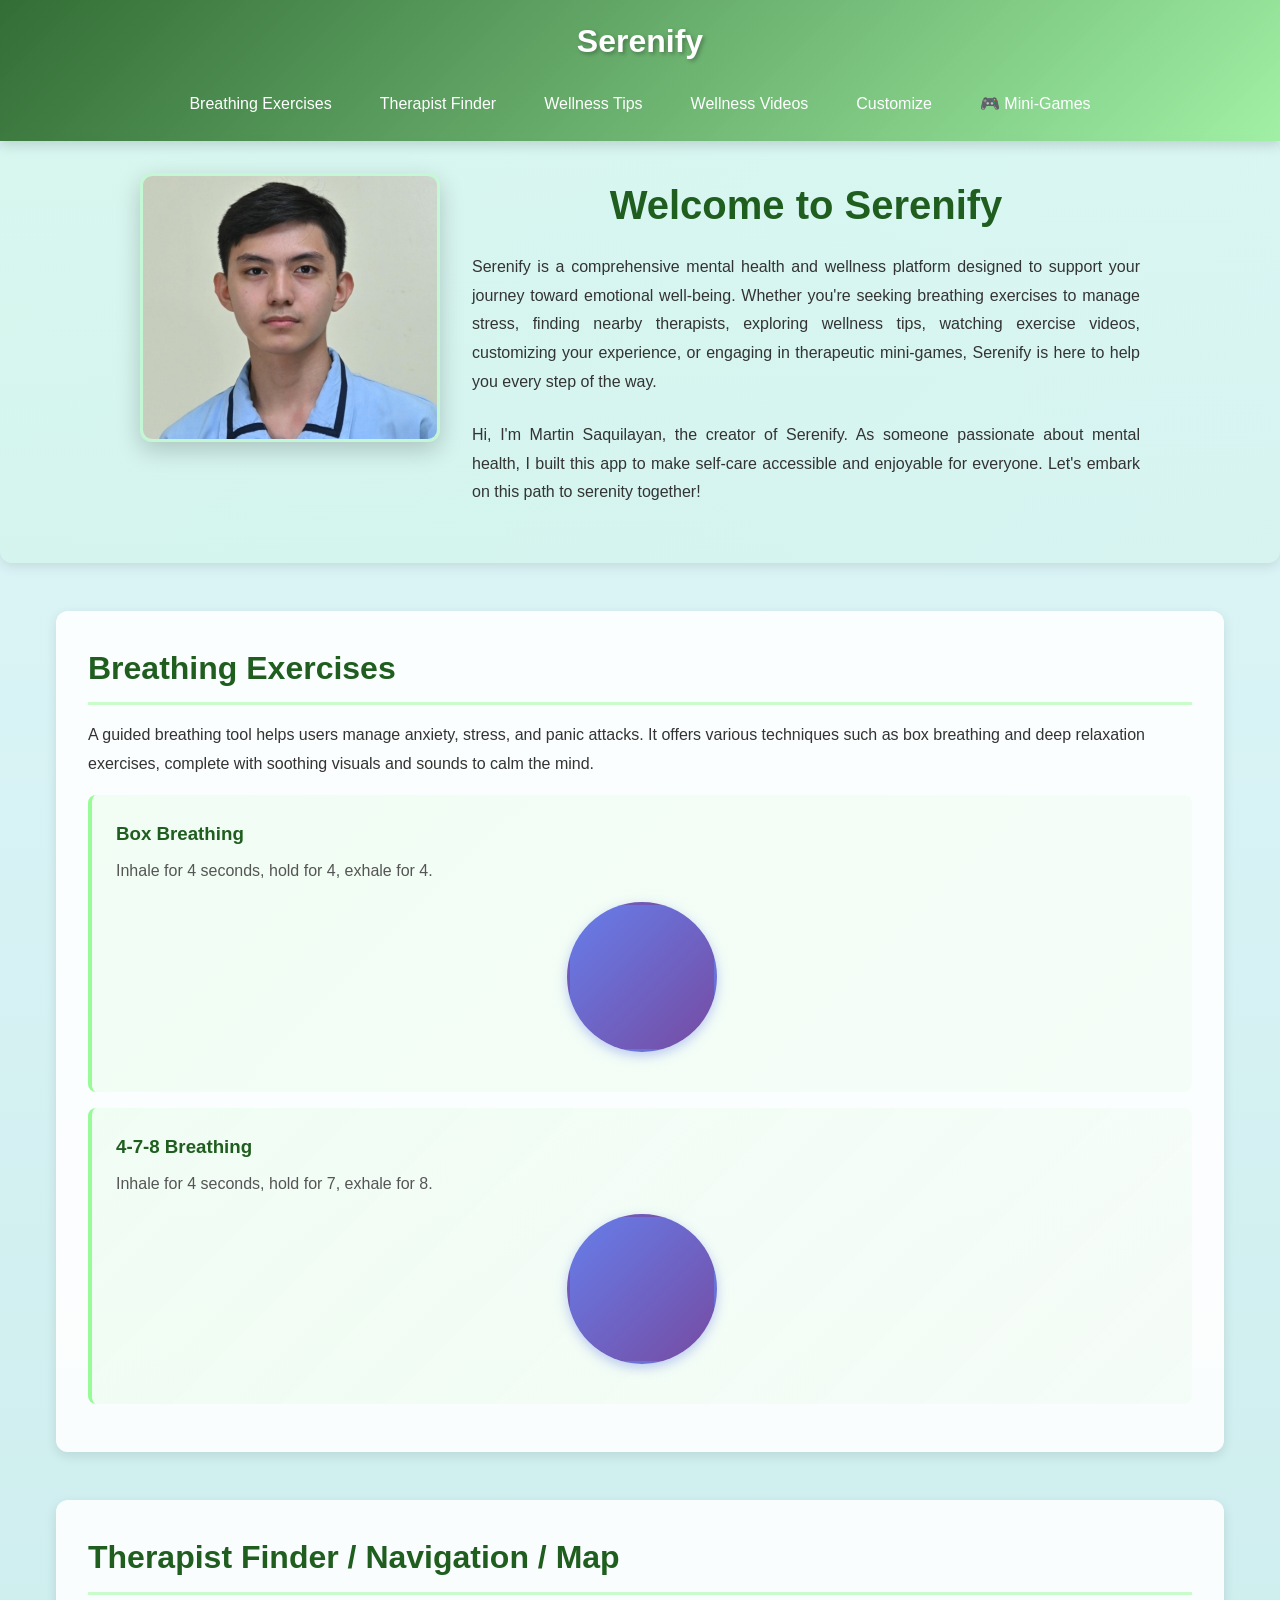
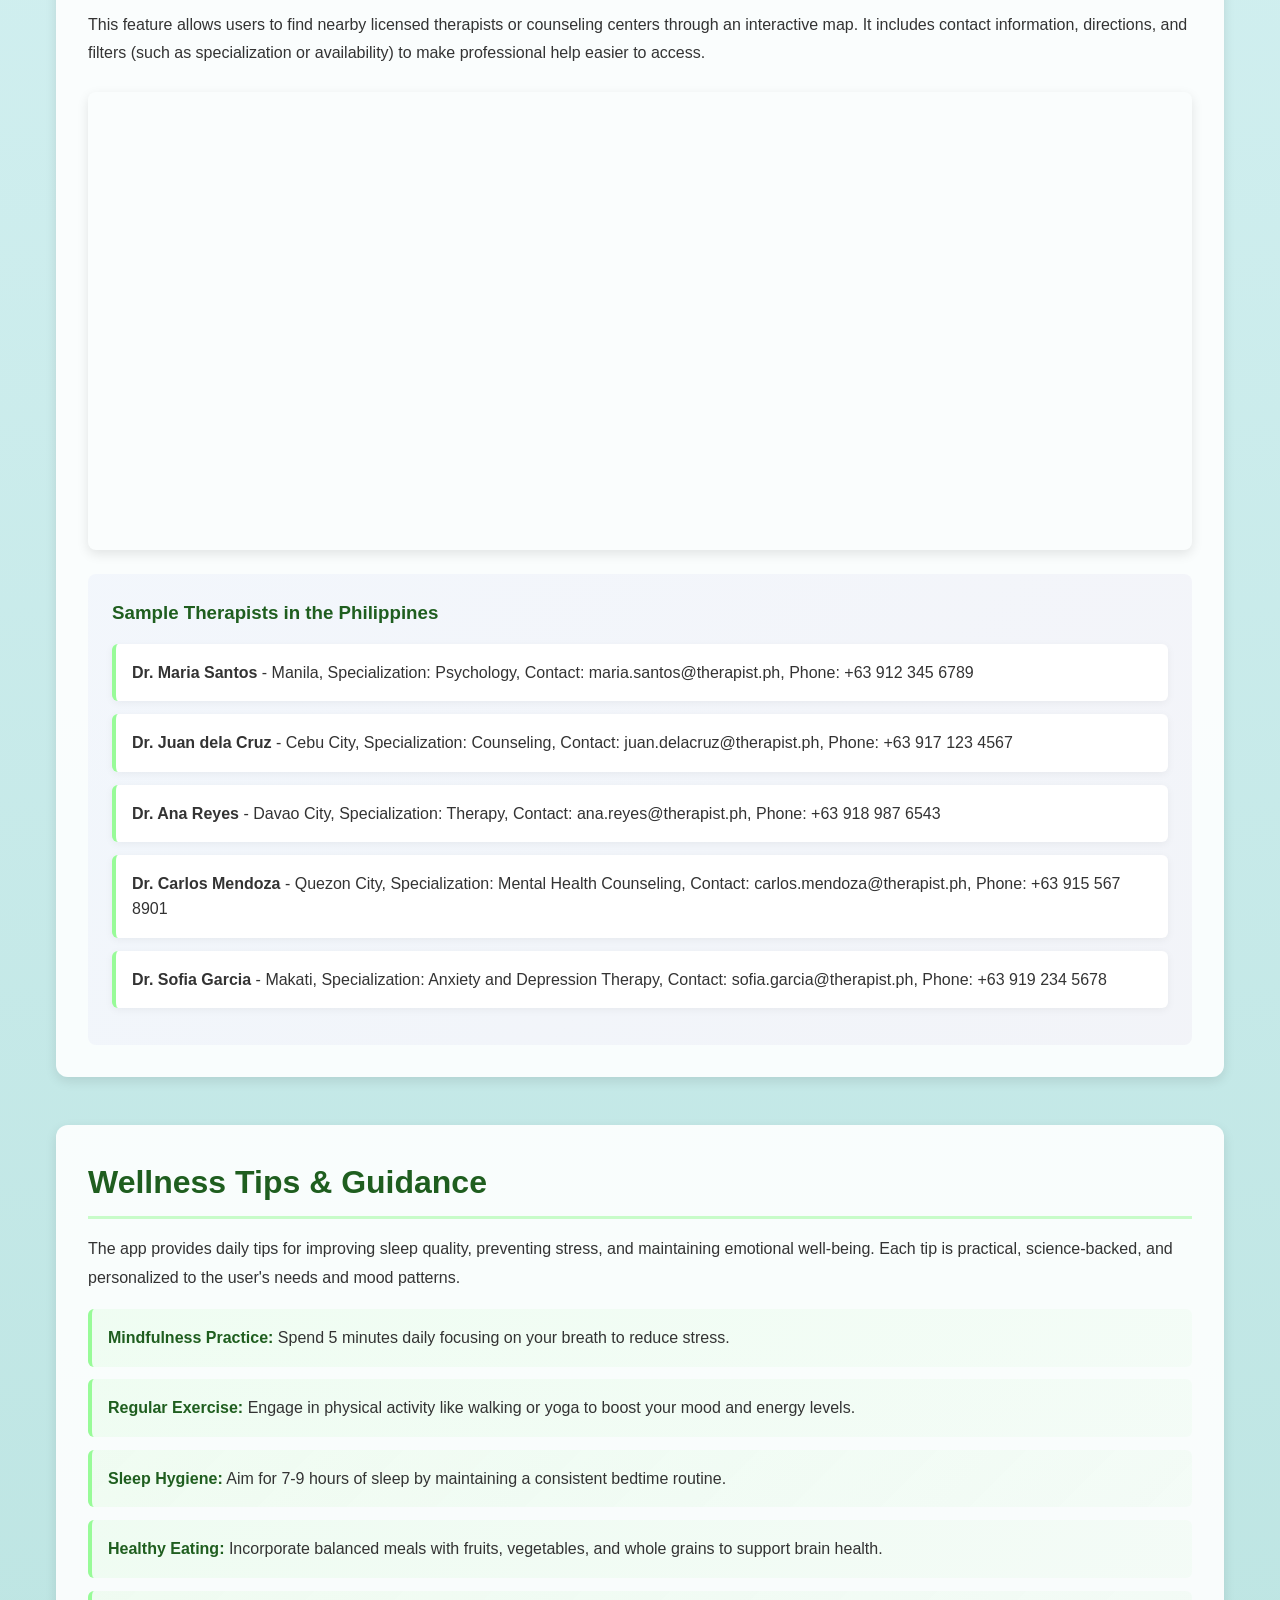
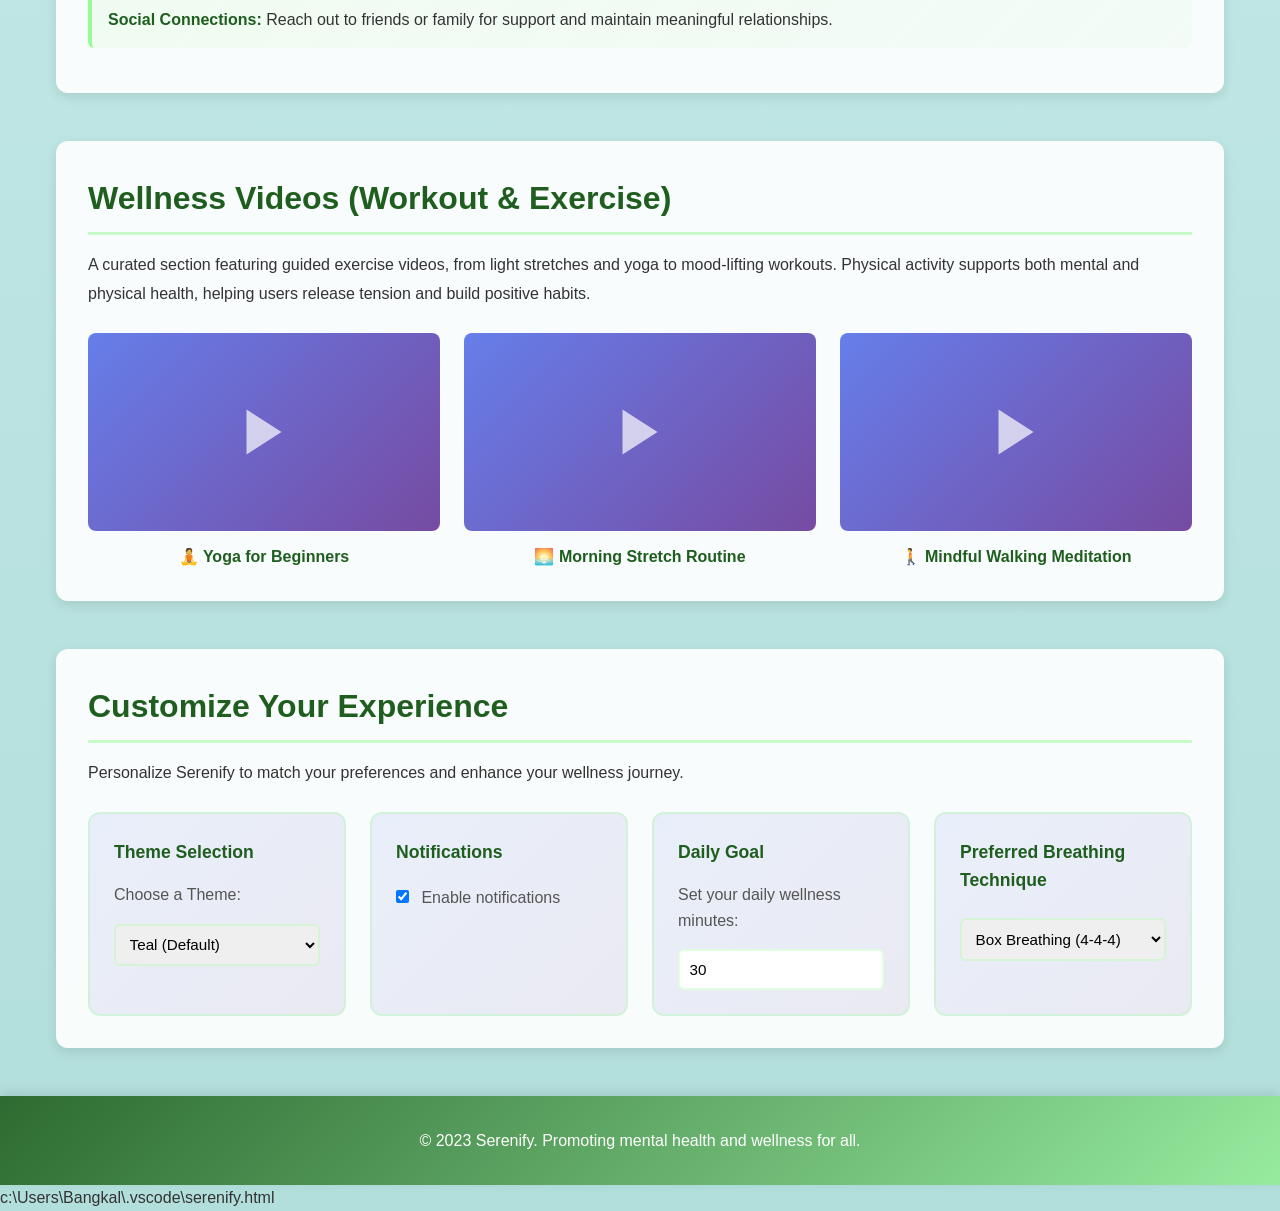
<file: serenify.html>
<!DOCTYPE html>
<html lang="en">
<head>
    <meta charset="UTF-8">
    <meta name="viewport" content="width=device-width, initial-scale=1.0">
    <title>Serenify - Mental Health & Wellness</title>
    <link rel="stylesheet" href="serenify.css">
</head>
<body>
    <header>
        <div class="logo">
            <h1>Serenify</h1>
        </div>
        <nav>
            <ul>
                <li><a href="#breathing">Breathing Exercises</a></li>
                <li><a href="#therapist">Therapist Finder</a></li>
                <li><a href="#tips">Wellness Tips</a></li>
                <li><a href="#videos">Wellness Videos</a></li>
                <li><a href="#customize">Customize</a></li>
                <li><a href="serenify-games.html">🎮 Mini-Games</a></li>
            </ul>
        </nav>
    </header>

    <section id="intro">
        <div class="intro-content">
            <div class="portrait">
                <img src="Martin.jpg" alt="Portrait of Martin" id="portrait-img">
            </div>
            <div class="intro-text">
                <h1>Welcome to Serenify</h1>
                <p>Serenify is a comprehensive mental health and wellness platform designed to support your journey toward emotional well-being. Whether you're seeking breathing exercises to manage stress, finding nearby therapists, exploring wellness tips, watching exercise videos, customizing your experience, or engaging in therapeutic mini-games, Serenify is here to help you every step of the way.</p>
                <p>Hi, I'm Martin Saquilayan, the creator of Serenify. As someone passionate about mental health, I built this app to make self-care accessible and enjoyable for everyone. Let's embark on this path to serenity together!</p>
            </div>
        </div>
    </section>

    <main>
        <section id="breathing">
            <h2>Breathing Exercises</h2>
            <p>A guided breathing tool helps users manage anxiety, stress, and panic attacks. It offers various techniques such as box breathing and deep relaxation exercises, complete with soothing visuals and sounds to calm the mind.</p>
            <div class="exercise">
                <h3>Box Breathing</h3>
                <p>Inhale for 4 seconds, hold for 4, exhale for 4.</p>
                <div class="breathing-circle" data-type="box"></div>
            </div>
            <div class="exercise">
                <h3>4-7-8 Breathing</h3>
                <p>Inhale for 4 seconds, hold for 7, exhale for 8.</p>
                <div class="breathing-circle" data-type="478"></div>
            </div>
        </section>
        <section id="therapist">
            <h2>Therapist Finder / Navigation / Map</h2>
            <p>This feature allows users to find nearby licensed therapists or counseling centers through an interactive map. It includes contact information, directions, and filters (such as specialization or availability) to make professional help easier to access.</p>
            <div class="map">
                <iframe src="https://www.google.com/maps/embed?pb=!1m18!1m12!1m3!1d1234567.89!2d120.9842!3d14.5995!2m3!1f0!2f0!3f0!3m2!1i1024!2i768!4f13.1!3m3!1m2!1s0x3397c8c8c8c8c8c8%3A0x1234567890abcdef!2sManila%2C%20Philippines!5e0!3m2!1sen!2sus!4v1234567890" width="600" height="450" style="border:0;" allowfullscreen="" loading="lazy"></iframe>
            </div>
            <div class="therapists">
                <h3>Sample Therapists in the Philippines</h3>
                <ul>
                    <li><strong>Dr. Maria Santos</strong> - Manila, Specialization: Psychology, Contact: maria.santos@therapist.ph, Phone: +63 912 345 6789</li>
                    <li><strong>Dr. Juan dela Cruz</strong> - Cebu City, Specialization: Counseling, Contact: juan.delacruz@therapist.ph, Phone: +63 917 123 4567</li>
                    <li><strong>Dr. Ana Reyes</strong> - Davao City, Specialization: Therapy, Contact: ana.reyes@therapist.ph, Phone: +63 918 987 6543</li>
                    <li><strong>Dr. Carlos Mendoza</strong> - Quezon City, Specialization: Mental Health Counseling, Contact: carlos.mendoza@therapist.ph, Phone: +63 915 567 8901</li>
                    <li><strong>Dr. Sofia Garcia</strong> - Makati, Specialization: Anxiety and Depression Therapy, Contact: sofia.garcia@therapist.ph, Phone: +63 919 234 5678</li>
                </ul>
            </div>
        </section>
        <section id="tips">
            <h2>Wellness Tips & Guidance</h2>
            <p>The app provides daily tips for improving sleep quality, preventing stress, and maintaining emotional well-being. Each tip is practical, science-backed, and personalized to the user's needs and mood patterns.</p>
            <ul class="tips-list">
                <li><strong>Mindfulness Practice:</strong> Spend 5 minutes daily focusing on your breath to reduce stress.</li>
                <li><strong>Regular Exercise:</strong> Engage in physical activity like walking or yoga to boost your mood and energy levels.</li>
                <li><strong>Sleep Hygiene:</strong> Aim for 7-9 hours of sleep by maintaining a consistent bedtime routine.</li>
                <li><strong>Healthy Eating:</strong> Incorporate balanced meals with fruits, vegetables, and whole grains to support brain health.</li>
                <li><strong>Social Connections:</strong> Reach out to friends or family for support and maintain meaningful relationships.</li>
            </ul>
        </section>
        <section id="videos">
            <h2>Wellness Videos (Workout & Exercise)</h2>
            <p>A curated section featuring guided exercise videos, from light stretches and yoga to mood-lifting workouts. Physical activity supports both mental and physical health, helping users release tension and build positive habits.</p>
            <div class="video-grid">
                <a href="https://www.youtube.com/watch?v=v7AYKMP6rOE" target="_blank" class="video-play-button">
                    <div class="video-thumbnail">
                        <svg class="play-icon" viewBox="0 0 24 24" fill="white">
                            <path d="M5 3l14 9-14 9V3z"></path>
                        </svg>
                    </div>
                    <h3>🧘 Yoga for Beginners</h3>
                </a>
                <a href="https://www.youtube.com/watch?v=4C-gxOE0j7s" target="_blank" class="video-play-button">
                    <div class="video-thumbnail">
                        <svg class="play-icon" viewBox="0 0 24 24" fill="white">
                            <path d="M5 3l14 9-14 9V3z"></path>
                        </svg>
                    </div>
                    <h3>🌅 Morning Stretch Routine</h3>
                </a>
                <a href="https://www.youtube.com/watch?v=8p4CzhdH5qE" target="_blank" class="video-play-button">
                    <div class="video-thumbnail">
                        <svg class="play-icon" viewBox="0 0 24 24" fill="white">
                            <path d="M5 3l14 9-14 9V3z"></path>
                        </svg>
                    </div>
                    <h3>🚶 Mindful Walking Meditation</h3>
                </a>
            </div>
        </section>
        <section id="customize">
            <h2>Customize Your Experience</h2>
            <p>Personalize Serenify to match your preferences and enhance your wellness journey.</p>
            <div class="customization-options">
                <div class="customization-card">
                    <h3>Theme Selection</h3>
                    <label for="theme">Choose a Theme:</label>
                    <select id="theme">
                        <option value="teal">Teal (Default)</option>
                        <option value="blue">Blue</option>
                        <option value="mixed">Mixed Nature</option>
                    </select>
                </div>
                <div class="customization-card">
                    <h3>Notifications</h3>
                    <label for="notifications">
                        <input type="checkbox" id="notifications" checked> Enable notifications
                    </label>
                </div>
                <div class="customization-card">
                    <h3>Daily Goal</h3>
                    <label for="daily-goal">Set your daily wellness minutes:</label>
                    <input type="number" id="daily-goal" min="5" max="120" value="30" placeholder="Minutes">
                </div>
                <div class="customization-card">
                    <h3>Preferred Breathing Technique</h3>
                    <select id="breathing-technique">
                        <option value="box">Box Breathing (4-4-4)</option>
                        <option value="478">4-7-8 Breathing</option>
                        <option value="4-7-8">4-7-8 Technique</option>
                    </select>
                </div>
            </div>
        </section>
    </main>
    <footer>
        <p>&copy; 2023 Serenify. Promoting mental health and wellness for all.</p>
    </footer>

    <script>
        // Page initialization
        let breathingSessions = {};

        document.addEventListener('DOMContentLoaded', function() {
            initBreathing();
            initNotifications();
            setupThemeSelector();
        });

        // ============ BREATHING EXERCISES ============
        const breathingPatterns = {
            box: {
                name: 'Box Breathing',
                phases: [
                    { name: 'Inhale', duration: 4000 },
                    { name: 'Hold', duration: 4000 },
                    { name: 'Exhale', duration: 4000 }
                ]
            },
            '478': {
                name: '4-7-8 Breathing',
                phases: [
                    { name: 'Inhale', duration: 4000 },
                    { name: 'Hold', duration: 7000 },
                    { name: 'Exhale', duration: 8000 }
                ]
            }
        };

        function initBreathing() {
            const circles = document.querySelectorAll('.breathing-circle');
            circles.forEach((circle, index) => {
                const sessionKey = `breathing-${index}`;
                breathingSessions[sessionKey] = {
                    startTime: null,
                    completed: false,
                    lastClick: 0
                };
                circle.addEventListener('click', () => startBreathingSession(circle, sessionKey));
            });
        }

        function startBreathingSession(circle, sessionKey) {
            const now = Date.now();
            const session = breathingSessions[sessionKey];

            if (now - session.lastClick < 1000) return;
            session.lastClick = now;

            if (!session.startTime) {
                session.startTime = now;
                session.completed = false;
                circle.style.border = '3px solid #ff9800';
                
                const type = circle.dataset.type;
                const pattern = breathingPatterns[type];
                showNotification(`${pattern.name} started`, 'info');
                
                runBreathingPhases(circle, sessionKey, pattern.phases, 0);
            }
        }

        function runBreathingPhases(circle, sessionKey, phases, phaseIndex) {
            const session = breathingSessions[sessionKey];
            if (!session.startTime || session.completed || phaseIndex >= phases.length) {
                if (phaseIndex >= phases.length) {
                    completeBreathingSession(sessionKey, circle);
                }
                return;
            }

            const phase = phases[phaseIndex];
            circle.textContent = phase.name;
            showNotification(`${phase.name}...`, 'info');

            setTimeout(() => {
                runBreathingPhases(circle, sessionKey, phases, phaseIndex + 1);
            }, phase.duration);
        }

        function completeBreathingSession(sessionKey, circle) {
            const session = breathingSessions[sessionKey];
            if (session.completed) return;

            session.completed = true;
            session.startTime = null;
            circle.style.border = 'none';
            circle.textContent = '';
            showNotification('Breathing exercise completed! Great job!', 'success');

            setTimeout(() => {
                session.completed = false;
            }, 60000);
        }

        // ============ NOTIFICATIONS ============
        function initNotifications() {
            const notifContainer = document.createElement('div');
            notifContainer.id = 'notification-container';
            notifContainer.style.cssText = 'position: fixed; top: 20px; right: 20px; z-index: 1000;';
            document.body.appendChild(notifContainer);
        }

        function showNotification(message, type) {
            const container = document.getElementById('notification-container');
            const notif = document.createElement('div');
            notif.innerHTML = `<span>${message}</span>`;
            notif.style.cssText = `
                background: ${type === 'success' ? '#4caf50' : '#9c27b0'};
                color: white;
                padding: 1rem;
                border-radius: 8px;
                margin-bottom: 0.5rem;
                box-shadow: 0 2px 8px rgba(0,0,0,0.2);
                animation: slideIn 0.5s ease-out;
            `;
            container.appendChild(notif);

            setTimeout(() => {
                notif.style.animation = 'slideOut 0.5s ease-out';
                setTimeout(() => notif.remove(), 500);
            }, 3000);
        }

        // ============ THEME CUSTOMIZATION ============
        function setupThemeSelector() {
            const themeSelect = document.getElementById('theme');
            const notificationsToggle = document.getElementById('notifications');
            const dailyGoalInput = document.getElementById('daily-goal');
            const breathingTechniqueSelect = document.getElementById('breathing-technique');

            // Load saved preferences
            loadSavedPreferences();

            if (themeSelect) {
                themeSelect.addEventListener('change', function(e) {
                    applyTheme(e.target.value);
                });
            }

            if (notificationsToggle) {
                notificationsToggle.addEventListener('change', function(e) {
                    localStorage.setItem('notificationsEnabled', e.target.checked);
                });
            }

            if (dailyGoalInput) {
                dailyGoalInput.addEventListener('change', function(e) {
                    localStorage.setItem('dailyGoal', e.target.value);
                    showNotification(`Daily goal set to ${e.target.value} minutes`, 'success');
                });
            }

            if (breathingTechniqueSelect) {
                breathingTechniqueSelect.addEventListener('change', function(e) {
                    localStorage.setItem('preferredTechnique', e.target.value);
                    showNotification(`Preferred breathing technique updated to ${e.target.value}`, 'success');
                });
            }
        }

        function loadSavedPreferences() {
            // Load theme
            const savedTheme = localStorage.getItem('currentTheme');
            if (savedTheme) {
                const themeSelect = document.getElementById('theme');
                if (themeSelect) {
                    themeSelect.value = savedTheme;
                }
                applyTheme(savedTheme);
            }

            // Load notifications preference
            const notificationsEnabled = localStorage.getItem('notificationsEnabled');
            if (notificationsEnabled !== null) {
                const notificationsToggle = document.getElementById('notifications');
                if (notificationsToggle) {
                    notificationsToggle.checked = notificationsEnabled === 'true';
                }
            }

            // Load daily goal
            const savedDailyGoal = localStorage.getItem('dailyGoal');
            if (savedDailyGoal) {
                const dailyGoalInput = document.getElementById('daily-goal');
                if (dailyGoalInput) {
                    dailyGoalInput.value = savedDailyGoal;
                }
            }

            // Load breathing technique
            const savedTechnique = localStorage.getItem('preferredTechnique');
            if (savedTechnique) {
                const breathingTechniqueSelect = document.getElementById('breathing-technique');
                if (breathingTechniqueSelect) {
                    breathingTechniqueSelect.value = savedTechnique;
                }
            }
        }

        function applyTheme(theme) {
            const body = document.body;
            if (theme === 'blue') {
                body.style.background = 'linear-gradient(to bottom, #e3f2fd, #bbdefb)';
            } else if (theme === 'mixed') {
                body.style.background = 'linear-gradient(45deg, #e8f5e8, #e3f2fd, #fff3e0)';
            } else {
                body.style.background = 'linear-gradient(to bottom, #e0f7fa, #b2dfdb)';
            }
            localStorage.setItem('currentTheme', theme);
        }

        // ============ CSS ANIMATIONS ============
        const style = document.createElement('style');
        style.textContent = `
            @keyframes slideIn {
                from { transform: translateX(100%); opacity: 0; }
                to { transform: translateX(0); opacity: 1; }
            }
            @keyframes slideOut {
                from { transform: translateX(0); opacity: 1; }
                to { transform: translateX(100%); opacity: 0; }
            }
        `;
        document.head.appendChild(style);
    </script>
</body>
</html></content>
<parameter name="filePath">c:\Users\Bangkal\.vscode\serenify.html
</file>
<file: serenify.css>
﻿/* Serenify CSS - Mental Health & Wellness App */
/* Complete stylesheet for Serenify platform */

/* ========== GLOBAL STYLES ========== */
* {
    margin: 0;
    padding: 0;
    box-sizing: border-box;
}

body {
    background: linear-gradient(to bottom, #e0f7fa, #b2dfdb);
    font-family: 'Segoe UI', Tahoma, Geneva, Verdana, sans-serif;
    color: #333;
    line-height: 1.6;
}

/* ========== HEADER & NAVIGATION ========== */
header {
    background: linear-gradient(135deg, rgba(31,94,31,0.9) 0%, rgba(144,238,144,0.8) 100%);
    padding: 1rem;
    box-shadow: 0 4px 12px rgba(0,0,0,0.15);
    position: sticky;
    top: 0;
    z-index: 100;
}

.logo {
    text-align: center;
    margin-bottom: 1rem;
}

.logo h1 {
    color: white;
    font-size: 2rem;
    text-shadow: 2px 2px 4px rgba(0,0,0,0.3);
    margin: 0;
}

nav {
    text-align: center;
}

nav ul {
    list-style: none;
    display: flex;
    justify-content: center;
    flex-wrap: wrap;
    gap: 1rem;
    margin: 0;
    padding: 0;
}

nav a {
    color: white;
    text-decoration: none;
    font-weight: 500;
    padding: 0.5rem 1rem;
    border-radius: 5px;
    transition: all 0.3s ease;
    display: inline-block;
}

nav a:hover {
    background: rgba(255,255,255,0.2);
    transform: translateY(-2px);
}

/* ========== MAIN CONTENT ========== */
main {
    max-width: 1200px;
    margin: 2rem auto;
    padding: 0 1rem;
}

section {
    margin-bottom: 3rem;
    padding: 2rem;
    background: rgba(255,255,255,0.9);
    border-radius: 12px;
    box-shadow: 0 4px 12px rgba(0,0,0,0.1);
}

section h2 {
    color: #1f5e1f;
    font-size: 2rem;
    margin-bottom: 1rem;
    border-bottom: 3px solid rgba(152,251,152,0.5);
    padding-bottom: 0.5rem;
    margin-top: 0;
}

section p {
    color: #333;
    margin-bottom: 1rem;
    line-height: 1.8;
}

section ul {
    margin-left: 1.5rem;
}

section ul li {
    margin-bottom: 0.8rem;
    color: #333;
}

/* ========== FOOTER ========== */
footer {
    background: linear-gradient(135deg, rgba(31,94,31,0.9) 0%, rgba(144,238,144,0.8) 100%);
    color: white;
    text-align: center;
    padding: 2rem 1rem;
    margin-top: 3rem;
    box-shadow: 0 -4px 12px rgba(0,0,0,0.1);
}

footer p {
    margin: 0;
}

/* ========== INTRO SECTION ========== */
#intro {
    background: linear-gradient(135deg, rgba(76, 175, 80, 0.1), rgba(33, 150, 243, 0.1));
    padding: 3rem 1rem;
    text-align: center;
}

/* ========== INTRO SECTION ========== */
#intro {
    background: linear-gradient(135deg, rgba(152,251,152,0.1) 0%, rgba(144,238,144,0.05) 100%);
    padding: 2rem 1rem;
    margin-top: 0;
}

.intro-content {
    display: grid;
    grid-template-columns: 300px 1fr;
    gap: 2rem;
    align-items: start;
    max-width: 1000px;
    margin: 0 auto;
}

.portrait {
    position: sticky;
    top: 100px;
}

.portrait img {
    width: 100%;
    border-radius: 12px;
    box-shadow: 0 8px 24px rgba(0,0,0,0.2);
    border: 3px solid rgba(152,251,152,0.3);
    object-fit: cover;
}

.intro-text h1 {
    color: #1f5e1f;
    font-size: 2.5rem;
    margin: 0 0 1rem 0;
}

.intro-text p {
    color: #333;
    margin-bottom: 1.5rem;
    line-height: 1.8;
    text-align: justify;
    font-size: 1rem;
}

/* ========== EXERCISE STYLES ========== */
.exercise {
    background: linear-gradient(135deg, rgba(152,251,152,0.1) 0%, rgba(144,238,144,0.05) 100%);
    padding: 1.5rem;
    margin: 1rem 0;
    border-radius: 8px;
    border-left: 4px solid #98fb98;
}

.exercise h3 {
    color: #1f5e1f;
    margin: 0 0 0.5rem 0;
}

.exercise p {
    margin: 0 0 1rem 0;
    color: #555;
}

.breathing-circle {
    width: 150px;
    height: 150px;
    background: linear-gradient(135deg, #667eea 0%, #764ba2 100%);
    border-radius: 50%;
    border: 3px solid transparent;
    margin: 1rem auto;
    display: flex;
    align-items: center;
    justify-content: center;
    cursor: pointer;
    font-size: 1.2rem;
    color: white;
    font-weight: bold;
    transition: all 0.3s ease;
    box-shadow: 0 4px 12px rgba(102,126,234,0.4);
}

.breathing-circle:hover {
    transform: scale(1.1);
    box-shadow: 0 6px 16px rgba(102,126,234,0.6);
}

/* ========== MAP & THERAPIST STYLES ========== */
.map {
    margin: 1.5rem 0;
    border-radius: 8px;
    overflow: hidden;
    box-shadow: 0 4px 12px rgba(0,0,0,0.1);
}

.map iframe {
    width: 100%;
    height: 450px;
    border: none;
}

.therapists {
    background: linear-gradient(135deg, rgba(102,126,234,0.05) 0%, rgba(118,75,162,0.05) 100%);
    padding: 1.5rem;
    border-radius: 8px;
    margin-top: 1.5rem;
}

.therapists h3 {
    color: #1f5e1f;
    margin: 0 0 1rem 0;
}

.therapists ul {
    list-style: none;
    margin-left: 0;
    padding: 0;
}

.therapists li {
    background: white;
    padding: 1rem;
    margin: 0.8rem 0;
    border-radius: 6px;
    border-left: 4px solid #98fb98;
    box-shadow: 0 2px 8px rgba(0,0,0,0.05);
}

/* ========== TIPS & WELLNESS STYLES ========== */
.tips-list {
    list-style: none;
    margin-left: 0;
    padding: 0;
}

.tips-list li {
    background: linear-gradient(135deg, rgba(152,251,152,0.1) 0%, rgba(144,238,144,0.05) 100%);
    padding: 1rem;
    margin: 0.8rem 0;
    border-radius: 6px;
    border-left: 4px solid #98fb98;
}

.tips-list strong {
    color: #1f5e1f;
}

/* ========== VIDEO GRID STYLES ========== */
.video-grid {
    display: grid;
    grid-template-columns: repeat(auto-fit, minmax(250px, 1fr));
    gap: 1.5rem;
    margin-top: 1.5rem;
}

.video-play-button {
    text-decoration: none;
    display: block;
    transition: all 0.3s ease;
}

.video-play-button:hover {
    transform: translateY(-5px);
}

.video-thumbnail {
    position: relative;
    width: 100%;
    padding-bottom: 56.25%;
    background: linear-gradient(135deg, #667eea 0%, #764ba2 100%);
    border-radius: 8px;
    overflow: hidden;
    margin-bottom: 0.8rem;
}

.video-thumbnail::after {
    content: '';
    position: absolute;
    top: 0;
    left: 0;
    right: 0;
    bottom: 0;
    display: flex;
    align-items: center;
    justify-content: center;
}

.play-icon {
    position: absolute;
    top: 50%;
    left: 50%;
    transform: translate(-50%, -50%);
    width: 60px;
    height: 60px;
    opacity: 0.7;
    transition: all 0.3s ease;
}

.video-play-button:hover .play-icon {
    opacity: 1;
    transform: scale(1.2);
}

.video-play-button h3 {
    color: #1f5e1f;
    font-size: 1rem;
    text-align: center;
    margin: 0;
}

/* ========== CUSTOMIZATION STYLES ========== */
.customization-options {
    display: grid;
    grid-template-columns: repeat(auto-fit, minmax(250px, 1fr));
    gap: 1.5rem;
    margin-top: 1.5rem;
}

.customization-card {
    background: linear-gradient(135deg, rgba(102,126,234,0.1) 0%, rgba(118,75,162,0.1) 100%);
    padding: 1.5rem;
    border-radius: 12px;
    border: 2px solid rgba(152,251,152,0.3);
    transition: all 0.3s ease;
}

.customization-card:hover {
    border-color: rgba(152,251,152,0.6);
    box-shadow: 0 4px 12px rgba(152,251,152,0.2);
}

.customization-card h3 {
    color: #1f5e1f;
    margin: 0 0 1rem 0;
    font-size: 1.1rem;
}

.customization-card label {
    display: block;
    color: #555;
    margin-bottom: 0.5rem;
    font-weight: 500;
}

.customization-card select,
.customization-card input[type="number"],
.customization-card input[type="checkbox"] {
    width: 100%;
    padding: 0.6rem;
    margin-top: 0.5rem;
    border: 2px solid rgba(152,251,152,0.3);
    border-radius: 6px;
    font-size: 0.95rem;
    transition: all 0.3s ease;
}

.customization-card input[type="checkbox"] {
    width: auto;
    margin: 0.5rem 0.5rem 0 0;
}

.customization-card select:focus,
.customization-card input[type="number"]:focus {
    outline: none;
    border-color: rgba(152,251,152,0.8);
    box-shadow: 0 0 8px rgba(152,251,152,0.3);
}

/* ========== GAMES PAGE SPECIFIC STYLES ========== */
.games-section {
    padding: 2rem 1rem;
    max-width: 1200px;
    margin: 0 auto;
}

.games-showcase {
    display: grid;
    grid-template-columns: repeat(auto-fit, minmax(400px, 1fr));
    gap: 2rem;
    margin-bottom: 3rem;
}

.game {
    background: linear-gradient(135deg, rgba(255,255,255,0.1) 0%, rgba(255,255,255,0.05) 100%);
    border: 2px solid rgba(255,255,255,0.2);
    border-radius: 12px;
    padding: 2rem;
    text-align: center;
    box-shadow: 0 8px 32px rgba(0,0,0,0.1);
    transition: all 0.3s ease;
}

.game:hover {
    transform: translateY(-5px);
    box-shadow: 0 12px 40px rgba(0,0,0,0.15);
    border-color: rgba(152,251,152,0.5);
}

.game h2 {
    margin: 0 0 0.5rem 0;
    font-size: 1.8rem;
    color: #1f5e1f;
}

.game p {
    color: #333;
    margin: 0 0 1.5rem 0;
    font-size: 0.95rem;
}

.game-btn {
    background: linear-gradient(135deg, #98fb98 0%, #90ee90 100%);
    color: #1a1a2e;
    border: none;
    padding: 0.8rem 1.5rem;
    border-radius: 8px;
    font-weight: bold;
    cursor: pointer;
    transition: all 0.3s ease;
    margin-bottom: 1.5rem;
    font-size: 0.95rem;
}

.game-btn:hover {
    transform: scale(1.05);
    box-shadow: 0 4px 12px rgba(152,251,152,0.4);
}

.game-btn:active {
    transform: scale(0.98);
}

/* ========== MEMORY GAME STYLES ========== */
.memory-grid {
    display: grid;
    grid-template-columns: repeat(4, 1fr);
    gap: 10px;
    margin-top: 1rem;
    background: rgba(0,0,0,0.2);
    padding: 1rem;
    border-radius: 8px;
}

.card {
    aspect-ratio: 1;
    background: linear-gradient(135deg, #667eea 0%, #764ba2 100%);
    border: 2px solid rgba(152,251,152,0.3);
    border-radius: 8px;
    display: flex;
    align-items: center;
    justify-content: center;
    font-size: 1.5rem;
    font-weight: bold;
    color: white;
    cursor: pointer;
    transition: all 0.3s ease;
    user-select: none;
}

.card:hover:not(.flipped):not(.matched) {
    transform: scale(1.05);
    border-color: rgba(152,251,152,0.7);
}

.card.flipped {
    background: linear-gradient(135deg, #98fb98 0%, #90ee90 100%);
    color: #1a1a2e;
    border-color: rgba(152,251,152,0.8);
}

.card.matched {
    background: linear-gradient(135deg, #90ee90 0%, #7cfc00 100%);
    color: #1a1a2e;
    border-color: rgba(152,251,152,1);
    box-shadow: 0 0 15px rgba(152,251,152,0.6);
}

/* ========== BUBBLE GAME STYLES ========== */
.bubble-game {
    position: relative;
    width: 100%;
    height: 300px;
    background: rgba(0,0,0,0.3);
    border: 2px solid rgba(152,251,152,0.3);
    border-radius: 8px;
    margin-top: 1rem;
    overflow: hidden;
    cursor: crosshair;
}

.bubble {
    position: absolute;
    width: 50px;
    height: 50px;
    background: radial-gradient(circle at 30% 30%, rgba(255,255,255,0.8), rgba(152,251,152,0.6));
    border: 2px solid rgba(152,251,152,0.5);
    border-radius: 50%;
    cursor: pointer;
    transition: all 0.1s ease;
    display: flex;
    align-items: center;
    justify-content: center;
    color: white;
    font-size: 0.7rem;
    font-weight: bold;
}

.moving-bubble {
    animation: float 3s ease-in-out infinite;
}

.bubble:hover {
    transform: scale(1.1);
    box-shadow: 0 0 15px rgba(152,251,152,0.8);
    border-color: rgba(152,251,152,0.8);
}

@keyframes float {
    0%, 100% { 
        transform: translateY(0) scale(1);
    }
    50% { 
        transform: translateY(-30px) scale(1.1);
    }
}

@keyframes pop {
    0% {
        transform: scale(1);
        opacity: 1;
    }
    50% {
        transform: scale(1.3);
        opacity: 0.8;
    }
    100% {
        transform: scale(0);
        opacity: 0;
    }
}

/* ========== TETRIS BUTTON STYLES ========== */
.tetris-button-container {
    margin-top: 2.5rem;
    display: flex;
    justify-content: center;
}

.tetris-btn {
    width: 90%;
    max-width: 600px;
    background: linear-gradient(135deg, #ff6b6b 0%, #ee5a6f 100%);
    color: white;
    border: none;
    padding: 1.2rem;
    border-radius: 10px;
    font-weight: bold;
    font-size: 1.3rem;
    cursor: pointer;
    transition: all 0.3s ease;
    box-shadow: 0 6px 20px rgba(255,107,107,0.3);
}

.tetris-btn:hover {
    transform: translateY(-3px);
    box-shadow: 0 8px 28px rgba(255,107,107,0.5);
    background: linear-gradient(135deg, #ff7979 0%, #ff6b7a 100%);
}

.tetris-btn:active {
    transform: translateY(-1px);
}

/* ========== POINTS SHOP STYLES ========== */
.points-shop {
    padding: 2rem 1rem;
    background: linear-gradient(135deg, rgba(255,255,255,0.05) 0%, rgba(255,255,255,0.02) 100%);
    border-radius: 12px;
    max-width: 1200px;
    margin: 0 auto;
}

.points-shop h2 {
    text-align: center;
    font-size: 2rem;
    color: #1f5e1f;
    margin-bottom: 0.5rem;
}

.points-shop > p {
    text-align: center;
    color: #222;
    margin-bottom: 2rem;
}

.shop-grid {
    display: grid;
    grid-template-columns: repeat(auto-fit, minmax(280px, 1fr));
    gap: 1.5rem;
}

.shop-item {
    background: linear-gradient(135deg, rgba(102,126,234,0.1) 0%, rgba(118,75,162,0.1) 100%);
    border: 2px solid rgba(152,251,152,0.2);
    border-radius: 12px;
    padding: 1.5rem;
    text-align: center;
    transition: all 0.3s ease;
    cursor: pointer;
}

.shop-item:hover {
    transform: translateY(-5px);
    border-color: rgba(152,251,152,0.6);
    box-shadow: 0 8px 24px rgba(152,251,152,0.2);
    background: linear-gradient(135deg, rgba(102,126,234,0.15) 0%, rgba(118,75,162,0.15) 100%);
}

.shop-item h3 {
    margin: 0 0 0.5rem 0;
    color: #1f5e1f;
    font-size: 1.1rem;
}

.shop-item p {
    color: #333;
    font-size: 0.9rem;
    margin: 0.5rem 0 1rem 0;
}

.cost {
    color: #ffd700;
    font-weight: bold;
    font-size: 1rem;
    margin: 0.5rem 0;
}

.buy-btn {
    background: linear-gradient(135deg, #98fb98 0%, #90ee90 100%);
    color: #1a1a2e;
    border: none;
    padding: 0.7rem 1.2rem;
    border-radius: 8px;
    font-weight: bold;
    cursor: pointer;
    transition: all 0.3s ease;
    font-size: 0.9rem;
    margin-top: 1rem;
}

.buy-btn:hover:not(:disabled) {
    transform: scale(1.05);
    box-shadow: 0 4px 12px rgba(152,251,152,0.4);
}

.buy-btn:disabled {
    background: #90ee90;
    opacity: 0.6;
    cursor: not-allowed;
}

.shop-item.purchased {
    border-color: rgba(152,251,152,0.5);
    background: linear-gradient(135deg, rgba(152,251,152,0.1) 0%, rgba(144,238,144,0.1) 100%);
}

/* ========== NOTIFICATION STYLES ========== */
.notification-container {
    position: fixed;
    top: 70px;
    right: 20px;
    z-index: 1000;
    pointer-events: none;
}

.notification {
    background: linear-gradient(135deg, rgba(152,251,152,0.9) 0%, rgba(144,238,144,0.9) 100%);
    color: #1a1a2e;
    padding: 1rem 1.5rem;
    border-radius: 8px;
    margin-bottom: 0.8rem;
    box-shadow: 0 4px 15px rgba(152,251,152,0.4);
    animation: slideIn 0.4s ease-out;
    font-weight: 500;
    pointer-events: auto;
    min-width: 250px;
    text-align: center;
}

.notification-success {
    background: linear-gradient(135deg, rgba(76,175,80,0.95) 0%, rgba(56,142,60,0.95) 100%);
    color: white;
}

.notification-info {
    background: linear-gradient(135deg, rgba(156,39,176,0.95) 0%, rgba(123,31,162,0.95) 100%);
    color: white;
}

.notification-error {
    background: linear-gradient(135deg, rgba(244,67,54,0.95) 0%, rgba(211,47,47,0.95) 100%);
    color: white;
}

.notification-celebration {
    background: linear-gradient(135deg, rgba(33,150,243,0.95) 0%, rgba(21,101,192,0.95) 100%);
    color: white;
}

@keyframes slideIn {
    from {
        transform: translateX(400px);
        opacity: 0;
    }
    to {
        transform: translateX(0);
        opacity: 1;
    }
}

@keyframes slideOut {
    from {
        transform: translateX(0);
        opacity: 1;
    }
    to {
        transform: translateX(400px);
        opacity: 0;
    }
}

.notification-exit {
    animation: slideOut 0.4s ease-in;
}

/* ========== HERO SECTION ========== */
#hero {
    background: linear-gradient(135deg, rgba(152,251,152,0.1) 0%, rgba(144,238,144,0.05) 100%);
    border-bottom: 2px solid rgba(152,251,152,0.2);
    padding: 2rem 1rem;
}

.hero-content {
    max-width: 1000px;
    margin: 0 auto;
    text-align: center;
}

.hero-content h1 {
    font-size: 2.5rem;
    color: #1f5e1f;
    margin: 0 0 0.5rem 0;
}

.hero-content p {
    color: #222;
    margin: 0 0 1.5rem 0;
    font-size: 1.1rem;
}

#points-display {
    background: linear-gradient(135deg, #667eea 0%, #764ba2 100%);
    color: #1f5e1f;
    padding: 0.8rem 1.5rem;
    border-radius: 8px;
    display: inline-block;
    font-weight: bold;
    font-size: 1.2rem;
    border: 2px solid rgba(152,251,152,0.3);
}

/* ========== RESPONSIVE DESIGN ========== */
@media (max-width: 768px) {
    .logo h1 {
        font-size: 1.5rem;
    }

    nav ul {
        gap: 0.5rem;
    }

    nav a {
        padding: 0.4rem 0.8rem;
        font-size: 0.9rem;
    }

    main {
        margin: 1rem auto;
    }

    section {
        padding: 1rem;
        margin-bottom: 1.5rem;
    }

    section h2 {
        font-size: 1.5rem;
        margin-bottom: 0.8rem;
    }

    .intro-content {
        grid-template-columns: 1fr;
    }

    .portrait {
        position: relative;
        top: auto;
    }

    .games-showcase {
        grid-template-columns: 1fr;
        gap: 1.5rem;
    }

    .tetris-button-container {
        margin-top: 1.5rem;
    }

    .tetris-btn {
        width: 95%;
        padding: 1rem;
        font-size: 1.15rem;
    }

    .memory-grid {
        grid-template-columns: repeat(4, 1fr);
        gap: 8px;
        padding: 0.8rem;
    }

    .bubble-game {
        height: 250px;
    }

    .bubble {
        width: 40px;
        height: 40px;
        font-size: 0.6rem;
    }

    .shop-grid {
        grid-template-columns: 1fr;
        gap: 1rem;
    }

    .hero-content h1 {
        font-size: 1.8rem;
    }

    .hero-content p {
        font-size: 0.95rem;
    }

    .notification-container {
        right: 10px;
        left: 10px;
        top: 60px;
    }

    .notification {
        min-width: auto;
        margin-bottom: 0.5rem;
        padding: 0.8rem 1rem;
    }

    .customization-options {
        grid-template-columns: 1fr;
    }

    .video-grid {
        grid-template-columns: 1fr;
    }

    .map iframe {
        height: 300px;
    }
}

@media (max-width: 480px) {
    .logo h1 {
        font-size: 1.2rem;
    }

    nav ul {
        flex-direction: column;
        gap: 0.3rem;
    }

    nav a {
        padding: 0.3rem 0.6rem;
        font-size: 0.8rem;
    }

    section {
        padding: 0.8rem;
        margin-bottom: 1rem;
    }

    section h2 {
        font-size: 1.3rem;
    }

    .game-btn {
        padding: 0.7rem 1rem;
        font-size: 0.85rem;
    }

    .card {
        font-size: 1.2rem;
    }

    .memory-grid {
        grid-template-columns: repeat(4, 1fr);
        gap: 6px;
        padding: 0.5rem;
    }

    .bubble-game {
        height: 200px;
    }

    .points-shop h2 {
        font-size: 1.5rem;
    }

    .hero-content h1 {
        font-size: 1.5rem;
    }

    .hero-content p {
        font-size: 0.85rem;
    }

    .breathing-circle {
        width: 120px;
        height: 120px;
        font-size: 1rem;
    }

    .map iframe {
        height: 250px;
    }

    footer {
        padding: 1rem;
    }

    footer p {
        font-size: 0.85rem;
    }

    .intro-text h1 {
        font-size: 1.8rem;
    }

    .intro-text p {
        font-size: 0.9rem;
    }
}
</file>
